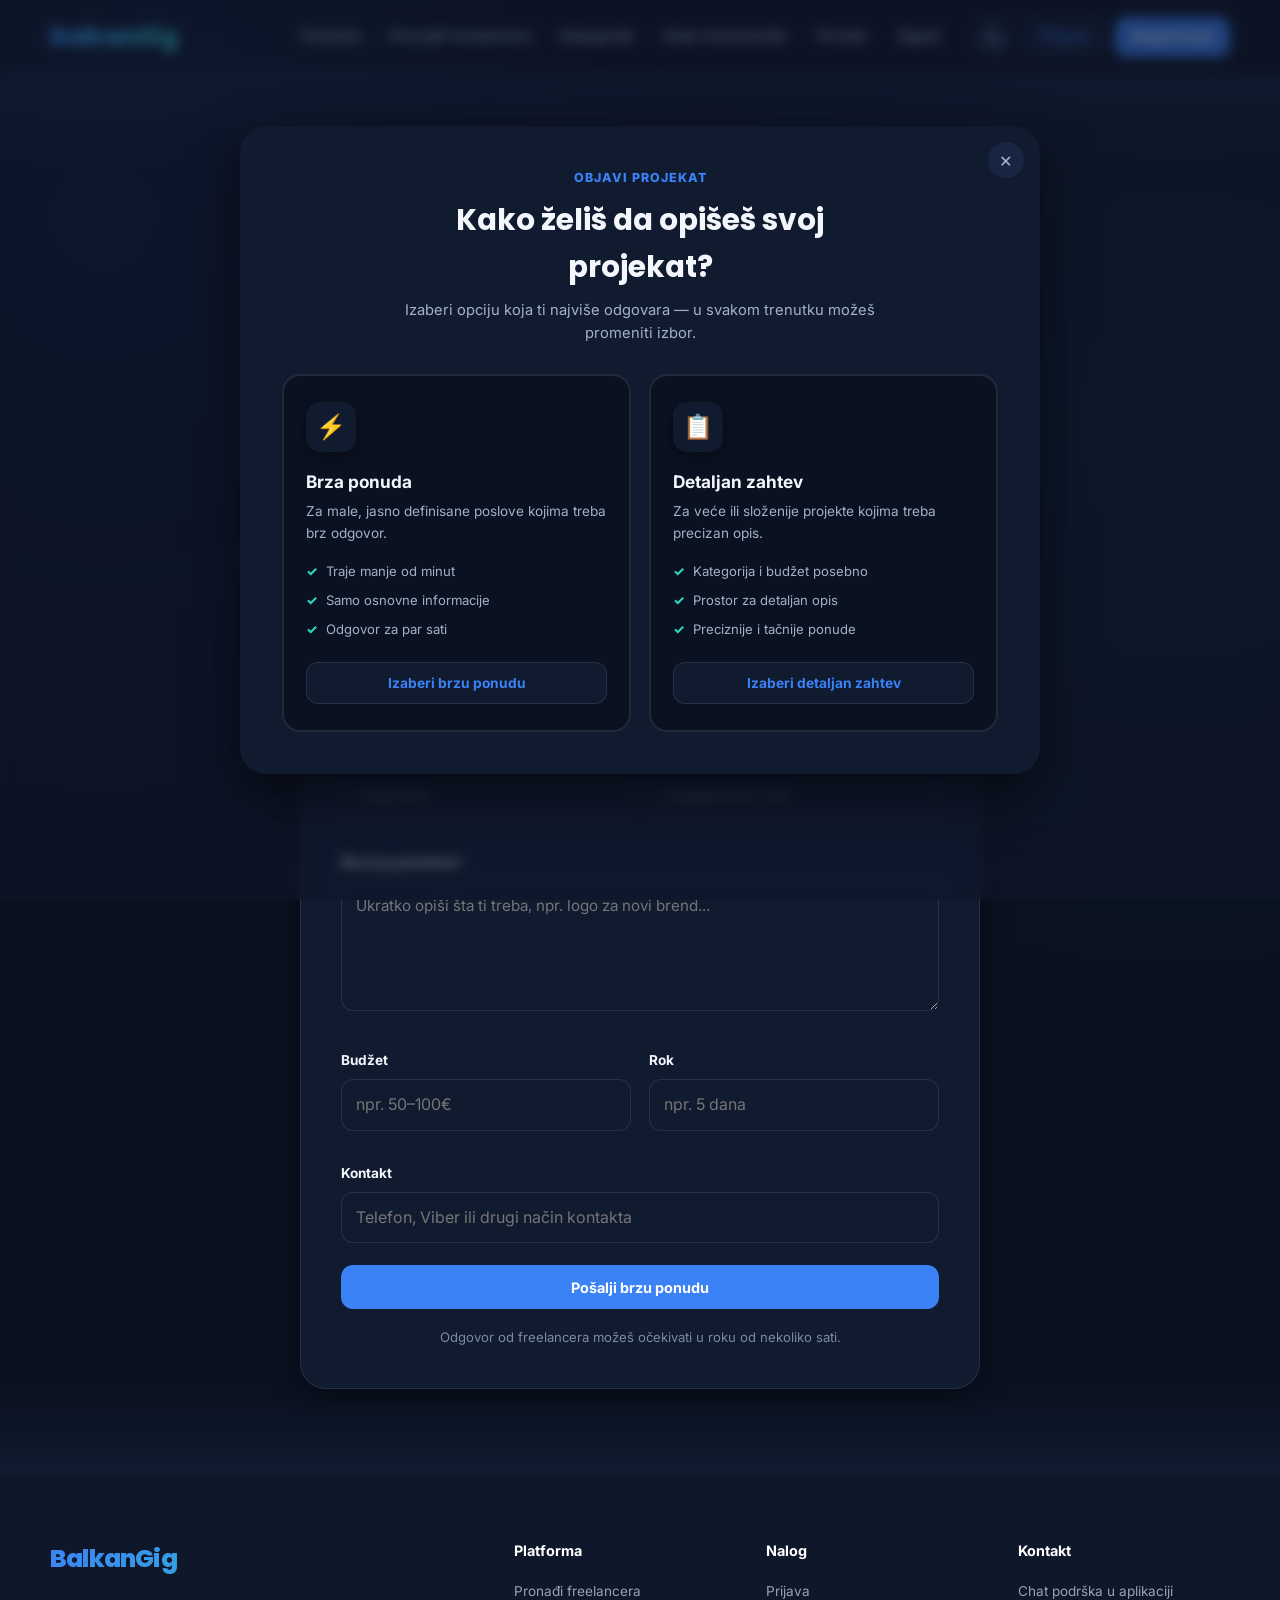
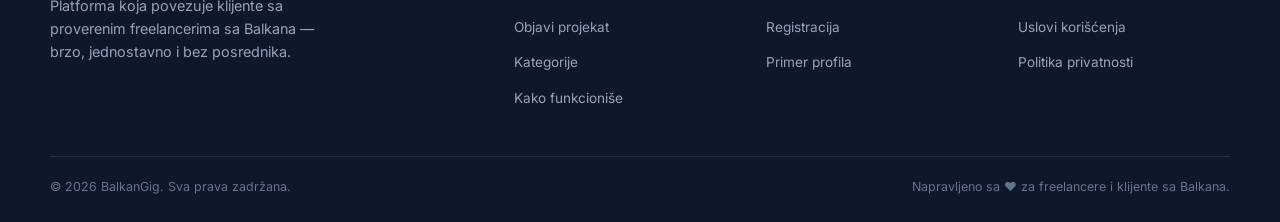
<file: objavi-projekat.html>
<!DOCTYPE html>
<html lang="sr">
<head>
<meta charset="UTF-8">
<script>(function(){try{var t=localStorage.getItem('bg_theme');if(t==='light'){document.documentElement.setAttribute('data-theme','light');}}catch(e){}})();</script>
<meta name="viewport" content="width=device-width, initial-scale=1.0">
<link rel="icon" href="data:image/svg+xml,%3Csvg xmlns=%27http://www.w3.org/2000/svg%27 viewBox=%270 0 32 32%27%3E%3Cdefs%3E%3ClinearGradient id=%27g%27 x1=%270%27 y1=%270%27 x2=%271%27 y2=%271%27%3E%3Cstop offset=%270%27 stop-color=%27%232563eb%27/%3E%3Cstop offset=%271%27 stop-color=%27%2314b8a6%27/%3E%3C/linearGradient%3E%3C/defs%3E%3Crect width=%2732%27 height=%2732%27 rx=%278%27 fill=%27url(%23g)%27/%3E%3Ctext x=%2716%27 y=%2722%27 font-family=%27Arial,sans-serif%27 font-weight=%27800%27 font-size=%2718%27 fill=%27white%27 text-anchor=%27middle%27%3EB%3C/text%3E%3C/svg%3E">
<title>Objavi projekat | BalkanGig</title>
<link rel="preconnect" href="https://fonts.googleapis.com">
<link href="https://fonts.googleapis.com/css2?family=Inter:wght@400;500;600;700&family=Poppins:wght@500;600;700&display=swap" rel="stylesheet">
<link rel="stylesheet" href="style.css">
</head>
<body>

<div class="bg-mist-layer"><span></span><span></span></div>

<header class="site-header">
  <div class="container nav">
    <a href="index.html" class="brand">BalkanGig</a>
    <nav class="nav-links">
      <a href="index.html">Početna</a>
      <a href="pronadji-freelancera.html">Pronađi freelancera</a>
      <a href="index.html#kategorije">Kategorije</a>
      <a href="index.html#kako-funkcionise">Kako funkcioniše</a>
          <a href="poruke.html">Poruke</a>
          <a href="oglasi.html">Oglasi</a>
    </nav>
    <div class="nav-actions">
        <button type="button" class="theme-toggle" aria-label="Promeni temu" aria-pressed="false">
          <svg class="icon-sun" viewBox="0 0 24 24" fill="none" stroke="currentColor" stroke-width="2" stroke-linecap="round" stroke-linejoin="round"><circle cx="12" cy="12" r="4"></circle><path d="M12 2v2M12 20v2M4.93 4.93l1.41 1.41M17.66 17.66l1.41 1.41M2 12h2M20 12h2M4.93 19.07l1.41-1.41M17.66 6.34l1.41-1.41"></path></svg>
          <svg class="icon-moon" viewBox="0 0 24 24" fill="none" stroke="currentColor" stroke-width="2" stroke-linecap="round" stroke-linejoin="round"><path d="M21 12.79A9 9 0 1 1 11.21 3 7 7 0 0 0 21 12.79z"></path></svg>
        </button>
      <a href="prijava.html" class="btn btn-outline btn-sm">Prijava</a>
      <a href="registracija.html" class="btn btn-primary btn-sm">Registracija</a>
    </div>
    <button class="hamburger" id="hamburgerBtn" aria-label="Otvori meni">
      <span></span><span></span><span></span>
    </button>
  </div>
</header>

<div class="mobile-nav" id="mobileNav">
  <div class="mobile-nav-top">
    <a href="index.html" class="brand">BalkanGig</a>
    <button type="button" class="theme-toggle" aria-label="Promeni temu" aria-pressed="false">
          <svg class="icon-sun" viewBox="0 0 24 24" fill="none" stroke="currentColor" stroke-width="2" stroke-linecap="round" stroke-linejoin="round"><circle cx="12" cy="12" r="4"></circle><path d="M12 2v2M12 20v2M4.93 4.93l1.41 1.41M17.66 17.66l1.41 1.41M2 12h2M20 12h2M4.93 19.07l1.41-1.41M17.66 6.34l1.41-1.41"></path></svg>
          <svg class="icon-moon" viewBox="0 0 24 24" fill="none" stroke="currentColor" stroke-width="2" stroke-linecap="round" stroke-linejoin="round"><path d="M21 12.79A9 9 0 1 1 11.21 3 7 7 0 0 0 21 12.79z"></path></svg>
        </button>
    <button class="mobile-nav-close" id="mobileNavClose" aria-label="Zatvori meni">&times;</button>
  </div>
  <a href="index.html">Početna</a>
  <a href="pronadji-freelancera.html">Pronađi freelancera</a>
  <a href="index.html#kategorije">Kategorije</a>
  <a href="index.html#kako-funkcionise">Kako funkcioniše</a>
  <a href="poruke.html">Poruke</a>
  <a href="oglasi.html">Oglasi</a>

  <div class="nav-actions">
    <a href="prijava.html" class="btn btn-outline">Prijava</a>
    <a href="registracija.html" class="btn btn-primary">Registracija</a>
  </div>
</div>

<section class="section project-section">
  <div class="container">
    <div class="forms-page-head">
      <span class="kicker">Za klijente</span>
      <h2>Objavi projekat i dobij ponude freelancera</h2>
      <p>Izaberi kraću ili detaljniju formu — obe stižu direktno do naših freelancera u odgovarajućoj kategoriji.</p>
    </div>

    <div class="forms-tabs">
      <button class="active" data-target="panelBrza">⚡ Brza ponuda</button>
      <button data-target="panelDetaljno">📋 Detaljan zahtev</button>
    </div>
    <div class="forms-tabs-note">
      <button type="button" id="reopenChoiceBtn">Nisi siguran/na šta ti treba? Pomozi mi da izaberem</button>
    </div>

    <!-- Prikazuje se samo ulogovanim freelancerima — oni ne objavljuju šta im treba, već se javljaju na oglase -->
    <div class="form-card" id="freelancerBlockNotice" style="display:none; text-align:center;">
      <div class="form-icon-badge">🔒</div>
      <h3 style="margin-bottom:6px;">Ova opcija je samo za klijente</h3>
      <p style="margin-bottom:20px;">Tvoj nalog je registrovan kao freelancer, pa ne možeš da objaviš šta ti treba. Umesto toga, pregledaj otvorene oglase i javi se na poslove koji ti odgovaraju.</p>
      <a href="oglasi.html" class="btn btn-primary">Pogledaj oglase</a>
    </div>

    <!-- BRZA PONUDA -->
    <div class="form-panel active" id="panelBrza">
      <div class="form-card">
        <div class="form-success">✅ Hvala! Tvoj upit je poslat — freelanceri će ti se javiti uskoro.</div>
        <div class="form-icon-badge">⚡</div>
        <h3 style="margin-bottom:6px;">Brza ponuda</h3>
        <p style="margin-bottom:24px;">Za jednostavne projekte kojima je potreban brz odgovor.</p>
        <form data-validate id="brzaForm">
          <div class="form-grid">
            <div class="field">
              <label for="bp-ime">Ime</label>
              <input type="text" id="bp-ime" placeholder="Tvoje ime" required>
            </div>
            <div class="field">
              <label for="bp-email">Email</label>
              <input type="email" id="bp-email" placeholder="ime@primer.com" required>
            </div>
            <div class="field full">
              <label for="bp-potreba">Šta ti je potrebno?</label>
              <textarea id="bp-potreba" placeholder="Ukratko opiši šta ti treba, npr. logo za novi brend..." required></textarea>
            </div>
            <div class="field">
              <label for="bp-budzet">Budžet</label>
              <input type="text" id="bp-budzet" placeholder="npr. 50–100€" required>
            </div>
            <div class="field">
              <label for="bp-rok">Rok</label>
              <input type="text" id="bp-rok" placeholder="npr. 5 dana" required>
            </div>
            <div class="field full">
              <label for="bp-kontakt">Kontakt</label>
              <input type="text" id="bp-kontakt" placeholder="Telefon, Viber ili drugi način kontakta" required>
            </div>
          </div>
          <button type="submit" class="btn btn-primary btn-block">Pošalji brzu ponudu</button>
          <p class="form-note">Odgovor od freelancera možeš očekivati u roku od nekoliko sati.</p>
        </form>
      </div>
    </div>

    <!-- DETALJAN ZAHTEV -->
    <div class="form-panel" id="panelDetaljno">
      <div class="form-card">
        <div class="form-success">✅ Hvala! Detaljan zahtev je poslat freelancerima u odabranoj kategoriji.</div>
        <div class="form-icon-badge">📋</div>
        <h3 style="margin-bottom:6px;">Detaljan zahtev</h3>
        <p style="margin-bottom:24px;">Za veće ili složenije projekte kojima je potreban precizan opis.</p>
        <form data-validate id="detaljnoForm">
          <div class="form-grid">
            <div class="field">
              <label for="dz-ime">Ime i prezime</label>
              <input type="text" id="dz-ime" placeholder="npr. Marija Jovanović" required>
            </div>
            <div class="field">
              <label for="dz-email">Email</label>
              <input type="email" id="dz-email" placeholder="ime@primer.com" required>
            </div>
            <div class="field">
              <label for="dz-naziv">Naziv projekta</label>
              <input type="text" id="dz-naziv" placeholder="npr. Izrada web sajta za firmu" required>
            </div>
            <div class="field">
              <label for="dz-kategorija">Kategorija</label>
              <select id="dz-kategorija" required>
                <option value="">Izaberi kategoriju</option>
                <option>Grafički dizajn</option>
                <option>Video editing</option>
                <option>Web development i web dizajn</option>
                <option>Social media management</option>
                <option>Pisanje i prevođenje</option>
                <option>Digitalni marketing</option>
                <option>Audio i voice-over</option>
                <option>Fotografija</option>
              </select>
            </div>
            <div class="field full">
              <label for="dz-opis">Detaljan opis</label>
              <textarea id="dz-opis" placeholder="Opiši cilj projekta, obim posla, stil koji ti se dopada i sve drugo što freelancer treba da zna..." required></textarea>
            </div>
            <div class="field">
              <label for="dz-budzet">Budžet</label>
              <input type="text" id="dz-budzet" placeholder="npr. 200–400€" required>
            </div>
            <div class="field">
              <label for="dz-rok">Rok</label>
              <input type="text" id="dz-rok" placeholder="npr. 3 nedelje" required>
            </div>
            <div class="field full">
              <label for="dz-link">Link ka materijalima <span class="opt">(opciono)</span></label>
              <input type="url" id="dz-link" placeholder="Google Drive, Figma, Behance...">
            </div>
            <div class="field full">
              <label for="dz-kontakt">Način kontakta</label>
              <select id="dz-kontakt" required>
                <option value="">Izaberi način kontakta</option>
                <option>Email</option>
                <option>Telefon</option>
                <option>Viber</option>
                <option>WhatsApp</option>
              </select>
            </div>
          </div>
          <button type="submit" class="btn btn-primary btn-block">Pošalji detaljan zahtev</button>
          <p class="form-note">Prosečno vreme do prve ponude freelancera je oko 24 sata.</p>
        </form>
      </div>
    </div>
  </div>
</section>

<!-- POP-UP: izbor tipa objave -->
<div class="choice-modal-backdrop" id="choiceModalBackdrop">
  <div class="choice-modal" role="dialog" aria-modal="true" aria-labelledby="choiceModalTitle">
    <button class="choice-modal-close" id="choiceModalClose" aria-label="Zatvori">&times;</button>
    <div class="choice-modal-head">
      <span class="kicker">Objavi projekat</span>
      <h2 id="choiceModalTitle">Kako želiš da opišeš svoj projekat?</h2>
      <p>Izaberi opciju koja ti najviše odgovara — u svakom trenutku možeš promeniti izbor.</p>
    </div>
    <div class="choice-grid">
      <button type="button" class="choice-card" data-choice="panelBrza">
        <span class="choice-card-icon">⚡</span>
        <h3>Brza ponuda</h3>
        <p>Za male, jasno definisane poslove kojima treba brz odgovor.</p>
        <ul>
          <li>Traje manje od minut</li>
          <li>Samo osnovne informacije</li>
          <li>Odgovor za par sati</li>
        </ul>
        <span class="choice-card-btn">Izaberi brzu ponudu</span>
      </button>
      <button type="button" class="choice-card" data-choice="panelDetaljno">
        <span class="choice-card-icon">📋</span>
        <h3>Detaljan zahtev</h3>
        <p>Za veće ili složenije projekte kojima treba precizan opis.</p>
        <ul>
          <li>Kategorija i budžet posebno</li>
          <li>Prostor za detaljan opis</li>
          <li>Preciznije i tačnije ponude</li>
        </ul>
        <span class="choice-card-btn">Izaberi detaljan zahtev</span>
      </button>
    </div>
  </div>
</div>

<footer class="site-footer">
  <div class="container">
    <div class="footer-grid">
      <div class="footer-brand">
        <a href="index.html" class="brand">BalkanGig</a>
        <p>Platforma koja povezuje klijente sa proverenim freelancerima sa Balkana — brzo, jednostavno i bez posrednika.</p>
      </div>
      <div class="footer-col">
        <h4>Platforma</h4>
        <ul>
          <li><a href="pronadji-freelancera.html">Pronađi freelancera</a></li>
          <li><a href="objavi-projekat.html">Objavi projekat</a></li>
          <li><a href="index.html#kategorije">Kategorije</a></li>
          <li><a href="index.html#kako-funkcionise">Kako funkcioniše</a></li>
        </ul>
      </div>
      <div class="footer-col">
        <h4>Nalog</h4>
        <ul>
          <li><a href="prijava.html">Prijava</a></li>
          <li><a href="registracija.html">Registracija</a></li>
          <li><a href="profil-freelancera.html">Primer profila</a></li>
        </ul>
      </div>
      <div class="footer-col">
        <h4>Kontakt</h4>
        <ul>
          <li><a href="poruke.html">Chat podrška u aplikaciji</a></li>
          <li><a href="uslovi-koriscenja.html">Uslovi korišćenja</a></li>
          <li><a href="politika-privatnosti.html">Politika privatnosti</a></li>
        </ul>
      </div>
    </div>
    <div class="footer-bottom">
      <span>© 2026 BalkanGig. Sva prava zadržana.</span>
      <span>Napravljeno sa ❤ za freelancere i klijente sa Balkana.</span>
    </div>
  </div>
</footer>

<script type="module" src="supabase-client.js"></script>
<script src="script.js"></script>
</body>
</html>
</file>
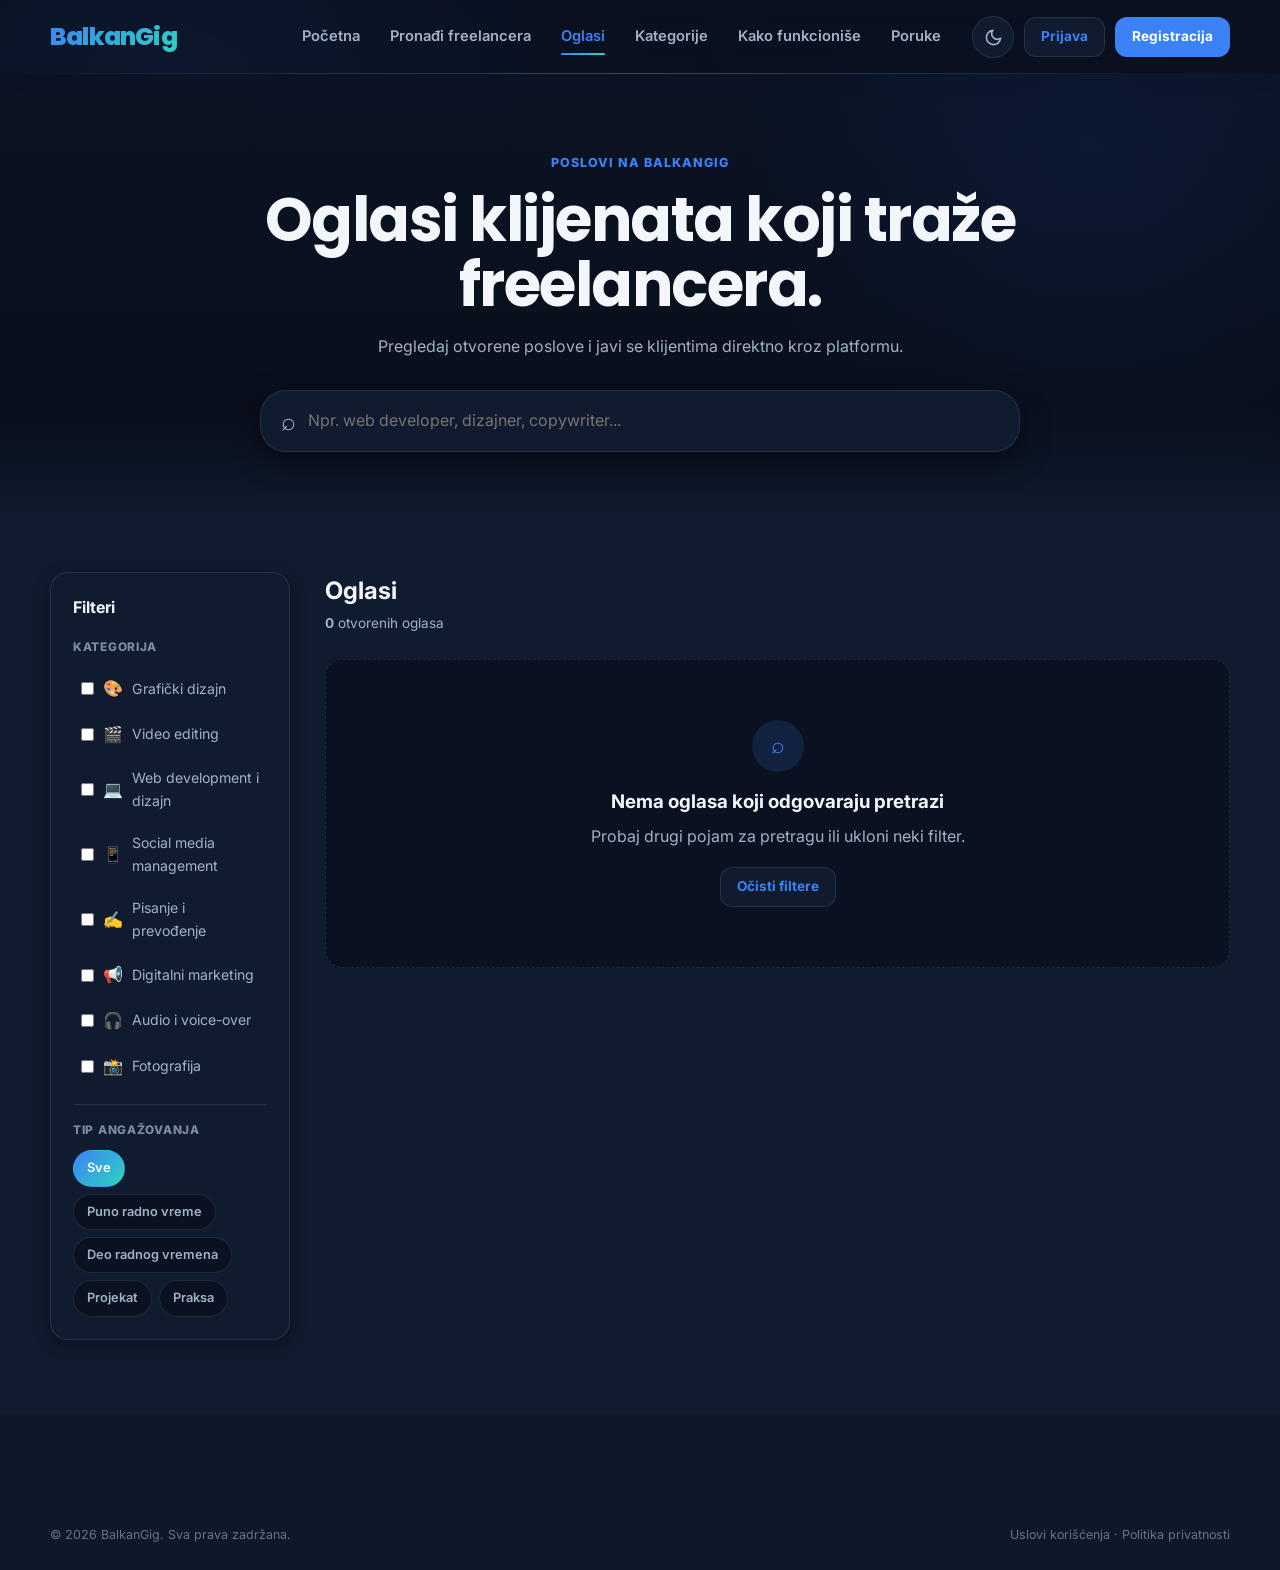
<file: oglasi.html>
<!DOCTYPE html>
<html lang="sr">
<head>
<meta charset="UTF-8">
<script>(function(){try{var t=localStorage.getItem('bg_theme');if(t==='light'){document.documentElement.setAttribute('data-theme','light');}}catch(e){}})();</script>
<meta name="viewport" content="width=device-width, initial-scale=1.0">
<link rel="icon" href="data:image/svg+xml,%3Csvg xmlns=%27http://www.w3.org/2000/svg%27 viewBox=%270 0 32 32%27%3E%3Cdefs%3E%3ClinearGradient id=%27g%27 x1=%270%27 y1=%270%27 x2=%271%27 y2=%271%27%3E%3Cstop offset=%270%27 stop-color=%27%232563eb%27/%3E%3Cstop offset=%271%27 stop-color=%27%2314b8a6%27/%3E%3C/linearGradient%3E%3C/defs%3E%3Crect width=%2732%27 height=%2732%27 rx=%278%27 fill=%27url(%23g)%27/%3E%3Ctext x=%2716%27 y=%2722%27 font-family=%27Arial,sans-serif%27 font-weight=%27800%27 font-size=%2718%27 fill=%27white%27 text-anchor=%27middle%27%3EB%3C/text%3E%3C/svg%3E">
<title>Oglasi | BalkanGig</title>
<link rel="preconnect" href="https://fonts.googleapis.com">
<link href="https://fonts.googleapis.com/css2?family=Inter:wght@400;500;600;700&family=Poppins:wght@500;600;700&display=swap" rel="stylesheet">
<link rel="stylesheet" href="style.css">
</head>
<body>

<div class="bg-mist-layer"><span></span><span></span></div>

<header class="site-header">
  <div class="container nav">
    <a href="index.html" class="brand">BalkanGig</a>
    <nav class="nav-links">
      <a href="index.html">Početna</a>
      <a href="pronadji-freelancera.html">Pronađi freelancera</a>
      <a href="oglasi.html" class="active">Oglasi</a>
      <a href="index.html#kategorije">Kategorije</a>
      <a href="index.html#kako-funkcionise">Kako funkcioniše</a>
      <a href="poruke.html">Poruke</a>
    </nav>
    <div class="nav-actions">
        <button type="button" class="theme-toggle" aria-label="Promeni temu" aria-pressed="false">
          <svg class="icon-sun" viewBox="0 0 24 24" fill="none" stroke="currentColor" stroke-width="2" stroke-linecap="round" stroke-linejoin="round"><circle cx="12" cy="12" r="4"></circle><path d="M12 2v2M12 20v2M4.93 4.93l1.41 1.41M17.66 17.66l1.41 1.41M2 12h2M20 12h2M4.93 19.07l1.41-1.41M17.66 6.34l1.41-1.41"></path></svg>
          <svg class="icon-moon" viewBox="0 0 24 24" fill="none" stroke="currentColor" stroke-width="2" stroke-linecap="round" stroke-linejoin="round"><path d="M21 12.79A9 9 0 1 1 11.21 3 7 7 0 0 0 21 12.79z"></path></svg>
        </button>
      <a href="prijava.html" class="btn btn-outline btn-sm">Prijava</a>
      <a href="registracija.html" class="btn btn-primary btn-sm">Registracija</a>
    </div>
    <button class="hamburger" id="hamburgerBtn" aria-label="Otvori meni">
      <span></span><span></span><span></span>
    </button>
  </div>
</header>

<div class="mobile-nav" id="mobileNav">
  <div class="mobile-nav-top">
    <a href="index.html" class="brand">BalkanGig</a>
    <button type="button" class="theme-toggle" aria-label="Promeni temu" aria-pressed="false">
          <svg class="icon-sun" viewBox="0 0 24 24" fill="none" stroke="currentColor" stroke-width="2" stroke-linecap="round" stroke-linejoin="round"><circle cx="12" cy="12" r="4"></circle><path d="M12 2v2M12 20v2M4.93 4.93l1.41 1.41M17.66 17.66l1.41 1.41M2 12h2M20 12h2M4.93 19.07l1.41-1.41M17.66 6.34l1.41-1.41"></path></svg>
          <svg class="icon-moon" viewBox="0 0 24 24" fill="none" stroke="currentColor" stroke-width="2" stroke-linecap="round" stroke-linejoin="round"><path d="M21 12.79A9 9 0 1 1 11.21 3 7 7 0 0 0 21 12.79z"></path></svg>
        </button>
    <button class="mobile-nav-close" id="mobileNavClose" aria-label="Zatvori meni">&times;</button>
  </div>
  <a href="index.html">Početna</a>
  <a href="pronadji-freelancera.html">Pronađi freelancera</a>
  <a href="oglasi.html">Oglasi</a>
  <a href="index.html#kategorije">Kategorije</a>
  <a href="index.html#kako-funkcionise">Kako funkcioniše</a>
  <a href="poruke.html">Poruke</a>
  <div class="nav-actions">
    <a href="prijava.html" class="btn btn-outline">Prijava</a>
    <a href="registracija.html" class="btn btn-primary">Registracija</a>
  </div>
</div>

<!-- HERO -->
<section class="freelancer-hero">
  <div class="container">
    <span class="kicker">Poslovi na BalkanGig</span>
    <h1>Oglasi klijenata koji traže freelancera.</h1>
    <p>Pregledaj otvorene poslove i javi se klijentima direktno kroz platformu.</p>
    <div class="big-search">
      <span class="search-icon">⌕</span>
      <input type="text" id="oglasiSearch" placeholder="Npr. web developer, dizajner, copywriter...">
    </div>
  </div>
</section>

<!-- LISTING -->
<section class="freelancer-listing">
  <div class="container">
    <div class="listing-layout">

      <aside class="filters">
        <div class="filter-header">
          <h3>Filteri</h3>
          <button type="button" id="oglasiClearBtn" class="filters-clear" hidden>Očisti</button>
        </div>
        <form id="oglasiFiltersForm">
          <div class="filter-group">
            <div class="filter-group-title">Kategorija</div>
            <div class="filter-options" id="oglasiCategoryOptions"></div>
          </div>
          <div class="filter-group">
            <div class="filter-group-title">Tip angažovanja</div>
            <div class="filter-pills" id="oglasiTypePills" data-group-wrap="tip"></div>
          </div>
        </form>
      </aside>

      <main class="freelancer-results">
        <div class="results-header">
          <div>
            <h2>Oglasi</h2>
            <p><strong id="oglasiCount">0</strong> otvorenih oglasa</p>
          </div>
        </div>

        <div class="freelancer-grid listing-grid" id="oglasiGrid"></div>

        <div class="empty-state" id="oglasiEmptyState">
          <div class="empty-icon">⌕</div>
          <h3>Nema oglasa koji odgovaraju pretrazi</h3>
          <p>Probaj drugi pojam za pretragu ili ukloni neki filter.</p>
          <button type="button" id="oglasiEmptyResetBtn" class="btn btn-outline btn-sm">Očisti filtere</button>
        </div>
      </main>

    </div>
  </div>
</section>

<!-- MODAL: Prijava na oglas -->
<div class="choice-modal-backdrop pay-modal" id="applyModalBackdrop">
  <div class="choice-modal" role="dialog" aria-modal="true" aria-labelledby="applyModalTitle" style="max-width:480px;">
    <button class="choice-modal-close" id="applyModalClose" aria-label="Zatvori">&times;</button>
    <div class="choice-modal-head">
      <span class="kicker">Prijava na oglas</span>
      <h2 id="applyModalTitle">Prijavi se</h2>
    </div>
    <div id="applyModalBody"></div>
  </div>
</div>

<footer class="site-footer">
  <div class="container">
    <div class="footer-bottom" style="border:none; padding-top:0;">
      <span>© 2026 BalkanGig. Sva prava zadržana.</span>
      <span><a href="uslovi-koriscenja.html" style="color:inherit;">Uslovi korišćenja</a> · <a href="politika-privatnosti.html" style="color:inherit;">Politika privatnosti</a></span>
    </div>
  </div>
</footer>

<script type="module" src="supabase-client.js"></script>
<script src="script.js"></script>
<script src="oglasi.js"></script>
</body>
</html>
</file>
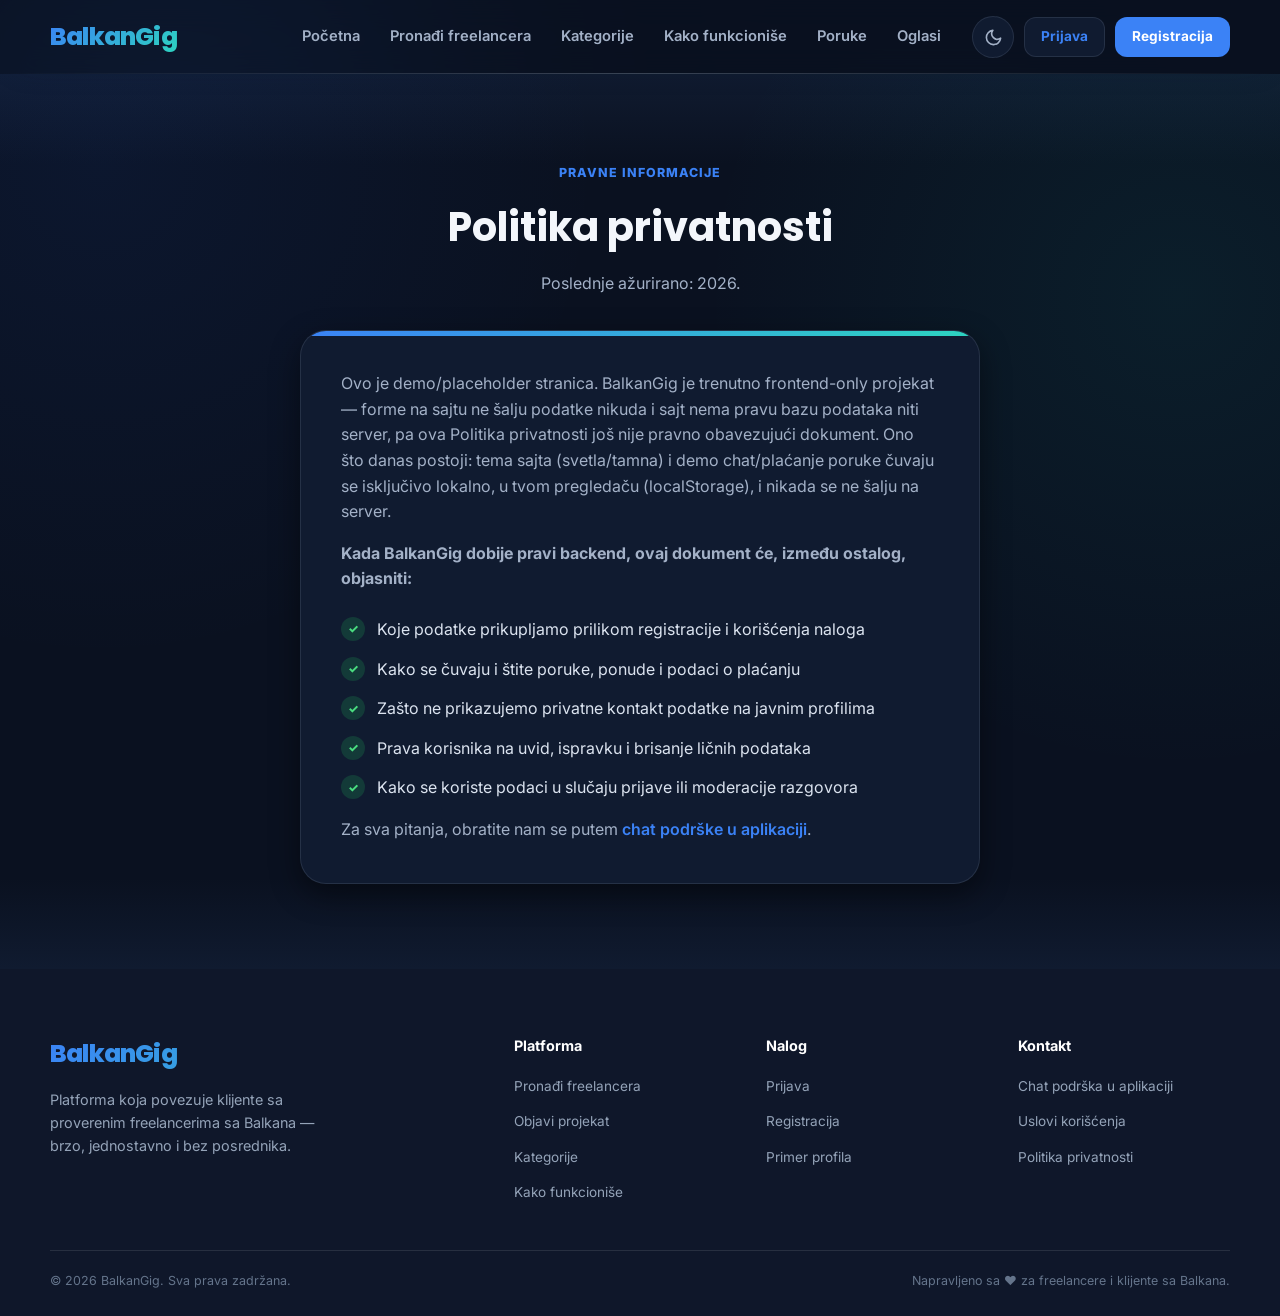
<file: politika-privatnosti.html>
<!DOCTYPE html>
<html lang="sr">
<head>
<meta charset="UTF-8">
<script>(function(){try{var t=localStorage.getItem('bg_theme');if(t==='light'){document.documentElement.setAttribute('data-theme','light');}}catch(e){}})();</script>
<meta name="viewport" content="width=device-width, initial-scale=1.0">
<link rel="icon" href="data:image/svg+xml,%3Csvg xmlns=%27http://www.w3.org/2000/svg%27 viewBox=%270 0 32 32%27%3E%3Cdefs%3E%3ClinearGradient id=%27g%27 x1=%270%27 y1=%270%27 x2=%271%27 y2=%271%27%3E%3Cstop offset=%270%27 stop-color=%27%232563eb%27/%3E%3Cstop offset=%271%27 stop-color=%27%2314b8a6%27/%3E%3C/linearGradient%3E%3C/defs%3E%3Crect width=%2732%27 height=%2732%27 rx=%278%27 fill=%27url(%23g)%27/%3E%3Ctext x=%2716%27 y=%2722%27 font-family=%27Arial,sans-serif%27 font-weight=%27800%27 font-size=%2718%27 fill=%27white%27 text-anchor=%27middle%27%3EB%3C/text%3E%3C/svg%3E">
<title>Politika privatnosti | BalkanGig</title>
<link rel="preconnect" href="https://fonts.googleapis.com">
<link href="https://fonts.googleapis.com/css2?family=Inter:wght@400;500;600;700&family=Poppins:wght@500;600;700&display=swap" rel="stylesheet">
<link rel="stylesheet" href="style.css">
</head>
<body>

<div class="bg-mist-layer"><span></span><span></span></div>

<header class="site-header">
  <div class="container nav">
    <a href="index.html" class="brand">BalkanGig</a>
    <nav class="nav-links">
      <a href="index.html">Početna</a>
      <a href="pronadji-freelancera.html">Pronađi freelancera</a>
      <a href="index.html#kategorije">Kategorije</a>
      <a href="index.html#kako-funkcionise">Kako funkcioniše</a>
          <a href="poruke.html">Poruke</a>
          <a href="oglasi.html">Oglasi</a>
    </nav>
    <div class="nav-actions">
        <button type="button" class="theme-toggle" aria-label="Promeni temu" aria-pressed="false">
          <svg class="icon-sun" viewBox="0 0 24 24" fill="none" stroke="currentColor" stroke-width="2" stroke-linecap="round" stroke-linejoin="round"><circle cx="12" cy="12" r="4"></circle><path d="M12 2v2M12 20v2M4.93 4.93l1.41 1.41M17.66 17.66l1.41 1.41M2 12h2M20 12h2M4.93 19.07l1.41-1.41M17.66 6.34l1.41-1.41"></path></svg>
          <svg class="icon-moon" viewBox="0 0 24 24" fill="none" stroke="currentColor" stroke-width="2" stroke-linecap="round" stroke-linejoin="round"><path d="M21 12.79A9 9 0 1 1 11.21 3 7 7 0 0 0 21 12.79z"></path></svg>
        </button>
      <a href="prijava.html" class="btn btn-outline btn-sm">Prijava</a>
      <a href="registracija.html" class="btn btn-primary btn-sm">Registracija</a>
    </div>
    <button class="hamburger" id="hamburgerBtn" aria-label="Otvori meni">
      <span></span><span></span><span></span>
    </button>
  </div>
</header>

<div class="mobile-nav" id="mobileNav">
  <div class="mobile-nav-top">
    <a href="index.html" class="brand">BalkanGig</a>
    <button type="button" class="theme-toggle" aria-label="Promeni temu" aria-pressed="false">
          <svg class="icon-sun" viewBox="0 0 24 24" fill="none" stroke="currentColor" stroke-width="2" stroke-linecap="round" stroke-linejoin="round"><circle cx="12" cy="12" r="4"></circle><path d="M12 2v2M12 20v2M4.93 4.93l1.41 1.41M17.66 17.66l1.41 1.41M2 12h2M20 12h2M4.93 19.07l1.41-1.41M17.66 6.34l1.41-1.41"></path></svg>
          <svg class="icon-moon" viewBox="0 0 24 24" fill="none" stroke="currentColor" stroke-width="2" stroke-linecap="round" stroke-linejoin="round"><path d="M21 12.79A9 9 0 1 1 11.21 3 7 7 0 0 0 21 12.79z"></path></svg>
        </button>
    <button class="mobile-nav-close" id="mobileNavClose" aria-label="Zatvori meni">&times;</button>
  </div>
  <a href="index.html">Početna</a>
  <a href="pronadji-freelancera.html">Pronađi freelancera</a>
  <a href="index.html#kategorije">Kategorije</a>
  <a href="index.html#kako-funkcionise">Kako funkcioniše</a>
  <a href="poruke.html">Poruke</a>
  <a href="oglasi.html">Oglasi</a>

  <div class="nav-actions">
    <a href="prijava.html" class="btn btn-outline">Prijava</a>
    <a href="registracija.html" class="btn btn-primary">Registracija</a>
  </div>
</div>

<section class="section project-section">
  <div class="container">
    <div class="forms-page-head">
      <span class="kicker">Pravne informacije</span>
      <h2>Politika privatnosti</h2>
      <p>Poslednje ažurirano: 2026.</p>
    </div>

    <div class="form-card" style="text-align:left;">
      <p style="margin-bottom:16px;">Ovo je demo/placeholder stranica. BalkanGig je trenutno frontend-only projekat — forme na sajtu ne šalju podatke nikuda i sajt nema pravu bazu podataka niti server, pa ova Politika privatnosti još nije pravno obavezujući dokument. Ono što danas postoji: tema sajta (svetla/tamna) i demo chat/plaćanje poruke čuvaju se isključivo lokalno, u tvom pregledaču (localStorage), i nikada se ne šalju na server.</p>
      <p style="margin-bottom:16px;"><strong>Kada BalkanGig dobije pravi backend, ovaj dokument će, između ostalog, objasniti:</strong></p>
      <ul class="split-list" style="margin-bottom:16px;">
        <li><span>Koje podatke prikupljamo prilikom registracije i korišćenja naloga</span></li>
        <li><span>Kako se čuvaju i štite poruke, ponude i podaci o plaćanju</span></li>
        <li><span>Zašto ne prikazujemo privatne kontakt podatke na javnim profilima</span></li>
        <li><span>Prava korisnika na uvid, ispravku i brisanje ličnih podataka</span></li>
        <li><span>Kako se koriste podaci u slučaju prijave ili moderacije razgovora</span></li>
      </ul>
      <p>Za sva pitanja, obratite nam se putem <a href="poruke.html" style="color:var(--primary); font-weight:600;">chat podrške u aplikaciji</a>.</p>
    </div>
  </div>
</section>

<footer class="site-footer">
  <div class="container">
    <div class="footer-grid">
      <div class="footer-brand">
        <a href="index.html" class="brand">BalkanGig</a>
        <p>Platforma koja povezuje klijente sa proverenim freelancerima sa Balkana — brzo, jednostavno i bez posrednika.</p>
      </div>
      <div class="footer-col">
        <h4>Platforma</h4>
        <ul>
          <li><a href="pronadji-freelancera.html">Pronađi freelancera</a></li>
          <li><a href="objavi-projekat.html">Objavi projekat</a></li>
          <li><a href="index.html#kategorije">Kategorije</a></li>
          <li><a href="index.html#kako-funkcionise">Kako funkcioniše</a></li>
        </ul>
      </div>
      <div class="footer-col">
        <h4>Nalog</h4>
        <ul>
          <li><a href="prijava.html">Prijava</a></li>
          <li><a href="registracija.html">Registracija</a></li>
          <li><a href="profil-freelancera.html">Primer profila</a></li>
        </ul>
      </div>
      <div class="footer-col">
        <h4>Kontakt</h4>
        <ul>
          <li><a href="poruke.html">Chat podrška u aplikaciji</a></li>
          <li><a href="uslovi-koriscenja.html">Uslovi korišćenja</a></li>
          <li><a href="politika-privatnosti.html">Politika privatnosti</a></li>
        </ul>
      </div>
    </div>
    <div class="footer-bottom">
      <span>© 2026 BalkanGig. Sva prava zadržana.</span>
      <span>Napravljeno sa ❤ za freelancere i klijente sa Balkana.</span>
    </div>
  </div>
</footer>

<script type="module" src="supabase-client.js"></script>
<script src="script.js"></script>
</body>
</html>
</file>
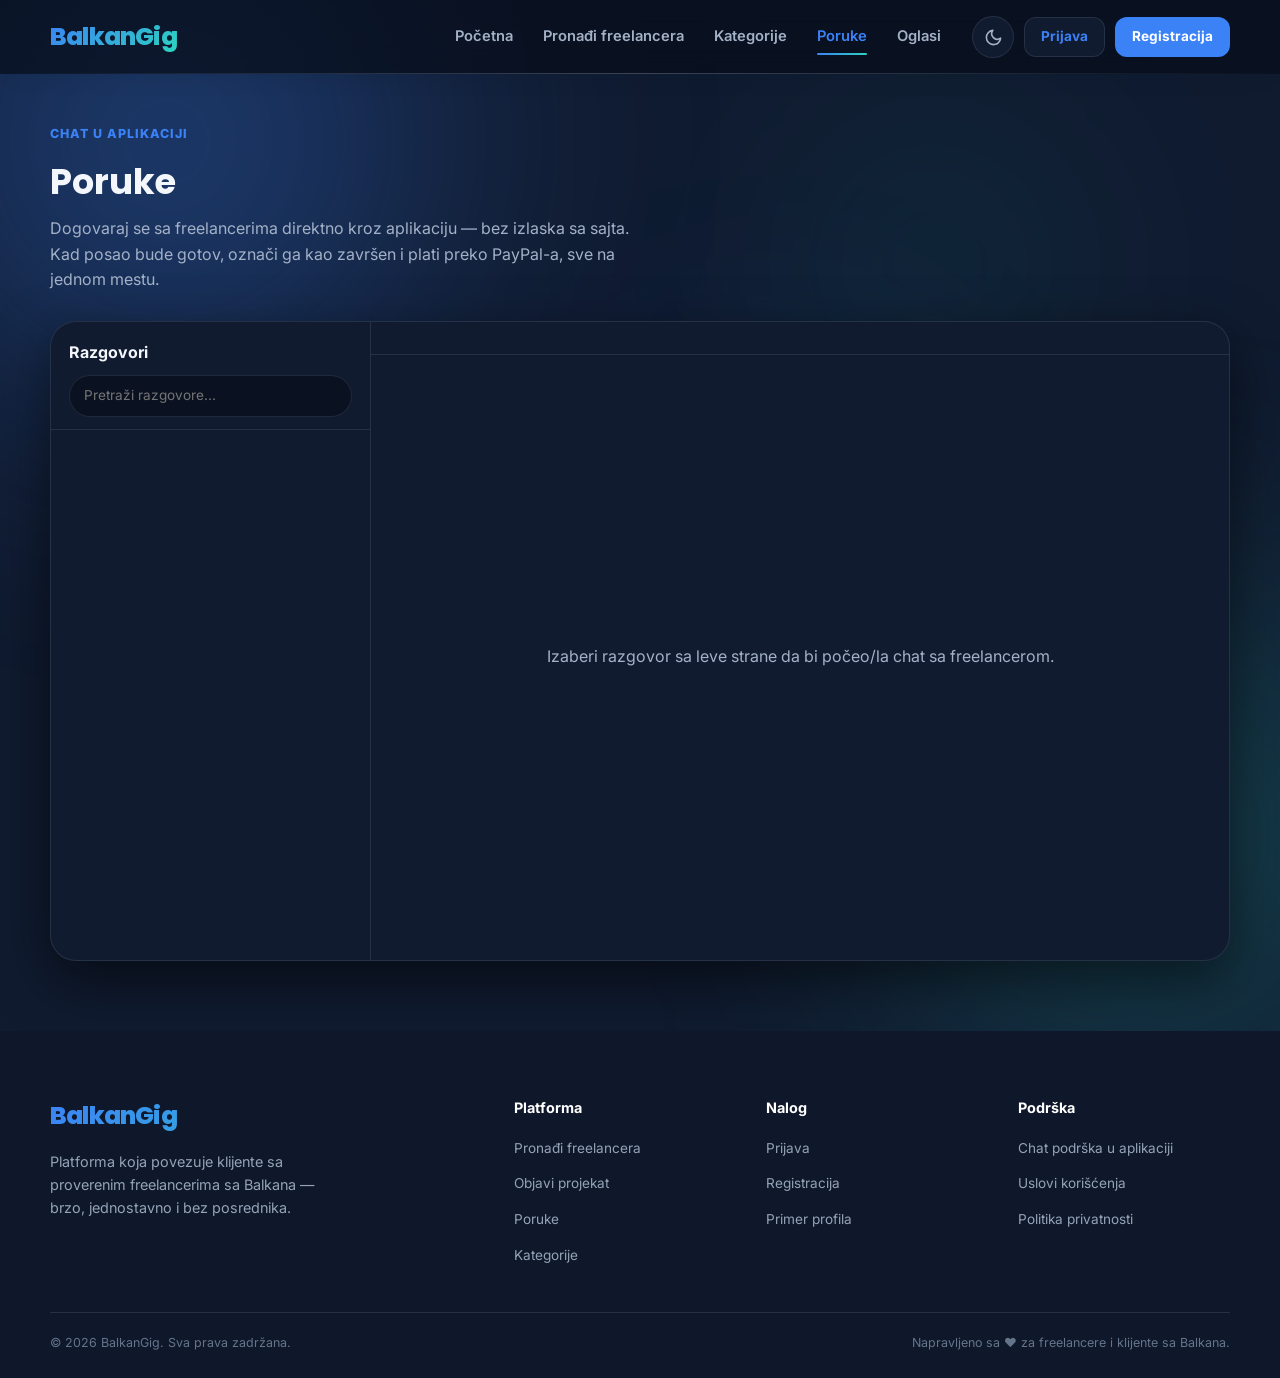
<file: poruke.html>
<!DOCTYPE html>
<html lang="sr">
<head>
<meta charset="UTF-8">
<script>(function(){try{var t=localStorage.getItem('bg_theme');if(t==='light'){document.documentElement.setAttribute('data-theme','light');}}catch(e){}})();</script>
<meta name="viewport" content="width=device-width, initial-scale=1.0">
<link rel="icon" href="data:image/svg+xml,%3Csvg xmlns=%27http://www.w3.org/2000/svg%27 viewBox=%270 0 32 32%27%3E%3Cdefs%3E%3ClinearGradient id=%27g%27 x1=%270%27 y1=%270%27 x2=%271%27 y2=%271%27%3E%3Cstop offset=%270%27 stop-color=%27%232563eb%27/%3E%3Cstop offset=%271%27 stop-color=%27%2314b8a6%27/%3E%3C/linearGradient%3E%3C/defs%3E%3Crect width=%2732%27 height=%2732%27 rx=%278%27 fill=%27url(%23g)%27/%3E%3Ctext x=%2716%27 y=%2722%27 font-family=%27Arial,sans-serif%27 font-weight=%27800%27 font-size=%2718%27 fill=%27white%27 text-anchor=%27middle%27%3EB%3C/text%3E%3C/svg%3E">
<title>Poruke | BalkanGig</title>
<link rel="preconnect" href="https://fonts.googleapis.com">
<link href="https://fonts.googleapis.com/css2?family=Inter:wght@400;500;600;700&family=Poppins:wght@500;600;700&display=swap" rel="stylesheet">
<link rel="stylesheet" href="style.css">
</head>
<body>

<div class="bg-mist-layer"><span></span><span></span></div>

<div class="chat-toast" id="chatToast" role="status" aria-live="polite"></div>

<header class="site-header">
  <div class="container nav">
    <a href="index.html" class="brand">BalkanGig</a>
    <nav class="nav-links">
      <a href="index.html">Početna</a>
      <a href="pronadji-freelancera.html">Pronađi freelancera</a>
      <a href="index.html#kategorije">Kategorije</a>
      <a href="poruke.html" class="active">Poruke</a>
      <a href="oglasi.html">Oglasi</a>
    </nav>
    <div class="nav-actions">
        <button type="button" class="theme-toggle" aria-label="Promeni temu" aria-pressed="false">
          <svg class="icon-sun" viewBox="0 0 24 24" fill="none" stroke="currentColor" stroke-width="2" stroke-linecap="round" stroke-linejoin="round"><circle cx="12" cy="12" r="4"></circle><path d="M12 2v2M12 20v2M4.93 4.93l1.41 1.41M17.66 17.66l1.41 1.41M2 12h2M20 12h2M4.93 19.07l1.41-1.41M17.66 6.34l1.41-1.41"></path></svg>
          <svg class="icon-moon" viewBox="0 0 24 24" fill="none" stroke="currentColor" stroke-width="2" stroke-linecap="round" stroke-linejoin="round"><path d="M21 12.79A9 9 0 1 1 11.21 3 7 7 0 0 0 21 12.79z"></path></svg>
        </button>
      <a href="prijava.html" class="btn btn-outline btn-sm">Prijava</a>
      <a href="registracija.html" class="btn btn-primary btn-sm">Registracija</a>
    </div>
    <button class="hamburger" id="hamburgerBtn" aria-label="Otvori meni">
      <span></span><span></span><span></span>
    </button>
  </div>
</header>

<div class="mobile-nav" id="mobileNav">
  <div class="mobile-nav-top">
    <a href="index.html" class="brand">BalkanGig</a>
    <button type="button" class="theme-toggle" aria-label="Promeni temu" aria-pressed="false">
          <svg class="icon-sun" viewBox="0 0 24 24" fill="none" stroke="currentColor" stroke-width="2" stroke-linecap="round" stroke-linejoin="round"><circle cx="12" cy="12" r="4"></circle><path d="M12 2v2M12 20v2M4.93 4.93l1.41 1.41M17.66 17.66l1.41 1.41M2 12h2M20 12h2M4.93 19.07l1.41-1.41M17.66 6.34l1.41-1.41"></path></svg>
          <svg class="icon-moon" viewBox="0 0 24 24" fill="none" stroke="currentColor" stroke-width="2" stroke-linecap="round" stroke-linejoin="round"><path d="M21 12.79A9 9 0 1 1 11.21 3 7 7 0 0 0 21 12.79z"></path></svg>
        </button>
    <button class="mobile-nav-close" id="mobileNavClose" aria-label="Zatvori meni">&times;</button>
  </div>
  <a href="index.html">Početna</a>
  <a href="pronadji-freelancera.html">Pronađi freelancera</a>
  <a href="index.html#kategorije">Kategorije</a>
  <a href="poruke.html">Poruke</a>
  <a href="oglasi.html">Oglasi</a>
  <div class="nav-actions">
    <a href="prijava.html" class="btn btn-outline">Prijava</a>
    <a href="registracija.html" class="btn btn-primary">Registracija</a>
  </div>
</div>

<section class="chat-hero">
  <div class="container">
    <span class="kicker">CHAT U APLIKACIJI</span>
    <h1>Poruke</h1>
    <p>Dogovaraj se sa freelancerima direktno kroz aplikaciju — bez izlaska sa sajta. Kad posao bude gotov, označi ga kao završen i plati preko PayPal-a, sve na jednom mestu.</p>
  </div>
</section>

<section class="chat-app">
  <div class="container">

    <div class="chat-shell" id="chatShell">

      <div class="chat-list">
        <div class="chat-list-head">
          <h2>Razgovori</h2>
          <input type="text" id="chatListSearch" class="chat-list-search" placeholder="Pretraži razgovore...">
        </div>
        <div class="chat-list-items" id="chatListItems"></div>
      </div>

      <div class="chat-window">
        <div class="chat-window-head" id="chatWindowHead"></div>

        <div class="chat-window-empty" id="chatWindowEmpty">
          Izaberi razgovor sa leve strane da bi počeo/la chat sa freelancerom.
        </div>

        <div id="chatWindowBody" style="display:none; flex:1; min-height:0; flex-direction:column;">
          <div class="chat-job-panel" id="chatJobPanel"></div>
          <div class="chat-messages" id="chatMessages"></div>
          <div class="typing-row" id="chatTypingRow" style="display:none;">
            <span class="typing-dots"><span></span><span></span><span></span></span>
            <span id="chatTypingText">kuca...</span>
          </div>
          <div class="contact-warning" id="contactWarning" role="alert" aria-live="polite"></div>
          <div class="chat-input-row" id="chatInputRow">
            <input type="file" id="chatFileInput" hidden accept="image/*,.pdf,.doc,.docx,.zip,.rar,.txt,.xlsx,.psd,.ai,.fig">
            <button type="button" class="chat-attach-btn" id="chatAttachBtn" aria-label="Pošalji fajl" title="Pošalji fajl">📎</button>
            <textarea id="chatTextarea" rows="1" placeholder="Napiši poruku..."></textarea>
            <button type="button" class="chat-send-btn" id="chatSendBtn" aria-label="Pošalji">➤</button>
          </div>
        </div>
      </div>

    </div>

  </div>
</section>

<!-- MODAL: Plaćanje preko PayPal-a -->
<div class="choice-modal-backdrop pay-modal" id="payModalBackdrop">
  <div class="choice-modal" role="dialog" aria-modal="true" aria-labelledby="payModalTitle" style="max-width:460px;">
    <button class="choice-modal-close" id="payModalClose" aria-label="Zatvori">&times;</button>
    <div class="choice-modal-head">
      <span class="kicker">Plaćanje</span>
      <h2 id="payModalTitle">Plati završeni posao</h2>
      <p>Plaćanje se obavlja preko PayPal-a, u okviru aplikacije.</p>
    </div>
    <div id="payModalBody"></div>
  </div>
</div>

<!-- MODAL: Prijava razgovora -->
<div class="choice-modal-backdrop pay-modal" id="reportModalBackdrop">
  <div class="choice-modal" role="dialog" aria-modal="true" aria-labelledby="reportModalTitle" style="max-width:460px;">
    <button class="choice-modal-close" id="reportModalClose" aria-label="Zatvori">&times;</button>
    <div class="choice-modal-head">
      <span class="kicker">Moderacija</span>
      <h2 id="reportModalTitle">Prijavi razgovor</h2>
    </div>
    <div id="reportModalBody"></div>
  </div>
</div>

<!-- MODAL: Audio/video poziv -->
<div class="choice-modal-backdrop pay-modal" id="callModalBackdrop">
  <div class="choice-modal" role="dialog" aria-modal="true" aria-labelledby="callModalTitle" style="max-width:420px;">
    <button class="choice-modal-close" id="callModalClose" aria-label="Zatvori">&times;</button>
    <div class="choice-modal-head">
      <span class="kicker">Poziv u aplikaciji</span>
      <h2 id="callModalTitle">Uskoro dostupno</h2>
    </div>
    <div id="callModalBody"></div>
  </div>
</div>

<footer class="site-footer">
  <div class="container">
    <div class="footer-grid">
      <div class="footer-brand">
        <a href="index.html" class="brand">BalkanGig</a>
        <p>Platforma koja povezuje klijente sa proverenim freelancerima sa Balkana — brzo, jednostavno i bez posrednika.</p>
      </div>
      <div class="footer-col">
        <h4>Platforma</h4>
        <ul>
          <li><a href="pronadji-freelancera.html">Pronađi freelancera</a></li>
          <li><a href="objavi-projekat.html">Objavi projekat</a></li>
          <li><a href="poruke.html">Poruke</a></li>
          <li><a href="index.html#kategorije">Kategorije</a></li>
        </ul>
      </div>
      <div class="footer-col">
        <h4>Nalog</h4>
        <ul>
          <li><a href="prijava.html">Prijava</a></li>
          <li><a href="registracija.html">Registracija</a></li>
          <li><a href="profil-freelancera.html">Primer profila</a></li>
        </ul>
      </div>
      <div class="footer-col">
        <h4>Podrška</h4>
        <ul>
          <li><a href="poruke.html">Chat podrška u aplikaciji</a></li>
          <li><a href="uslovi-koriscenja.html">Uslovi korišćenja</a></li>
          <li><a href="politika-privatnosti.html">Politika privatnosti</a></li>
        </ul>
      </div>
    </div>
    <div class="footer-bottom">
      <span>© 2026 BalkanGig. Sva prava zadržana.</span>
      <span>Napravljeno sa ❤ za freelancere i klijente sa Balkana.</span>
    </div>
  </div>
</footer>

<script type="module" src="supabase-client.js"></script>
<script src="script.js"></script>
</body>
</html>
</file>
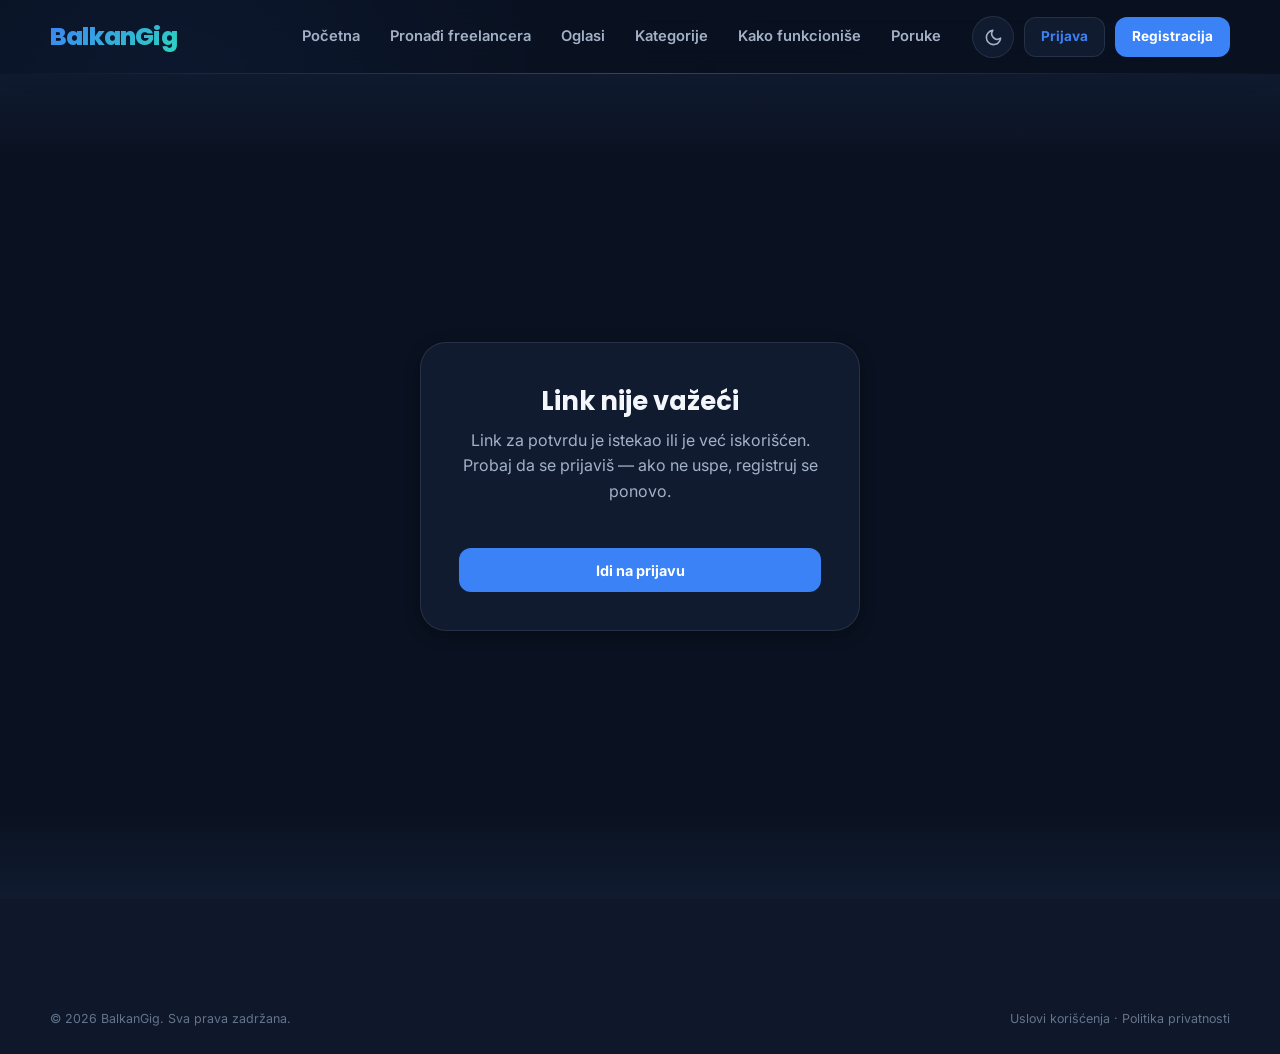
<file: potvrda-emaila.html>
<!DOCTYPE html>
<html lang="sr">
<head>
<meta charset="UTF-8">
<script>(function(){try{var t=localStorage.getItem('bg_theme');if(t==='light'){document.documentElement.setAttribute('data-theme','light');}}catch(e){}})();</script>
<meta name="viewport" content="width=device-width, initial-scale=1.0">
<link rel="icon" href="data:image/svg+xml,%3Csvg xmlns=%27http://www.w3.org/2000/svg%27 viewBox=%270 0 32 32%27%3E%3Cdefs%3E%3ClinearGradient id=%27g%27 x1=%270%27 y1=%270%27 x2=%271%27 y2=%271%27%3E%3Cstop offset=%270%27 stop-color=%27%232563eb%27/%3E%3Cstop offset=%271%27 stop-color=%27%2314b8a6%27/%3E%3C/linearGradient%3E%3C/defs%3E%3Crect width=%2732%27 height=%2732%27 rx=%278%27 fill=%27url(%23g)%27/%3E%3Ctext x=%2716%27 y=%2722%27 font-family=%27Arial,sans-serif%27 font-weight=%27800%27 font-size=%2718%27 fill=%27white%27 text-anchor=%27middle%27%3EB%3C/text%3E%3C/svg%3E">
<title>Email potvrđen | BalkanGig</title>
<link rel="preconnect" href="https://fonts.googleapis.com">
<link href="https://fonts.googleapis.com/css2?family=Inter:wght@400;500;600;700&family=Poppins:wght@500;600;700&display=swap" rel="stylesheet">
<link rel="stylesheet" href="style.css">
</head>
<body>

<div class="bg-mist-layer"><span></span><span></span></div>

<header class="site-header">
  <div class="container nav">
    <a href="index.html" class="brand">BalkanGig</a>
    <nav class="nav-links">
      <a href="index.html">Početna</a>
      <a href="pronadji-freelancera.html">Pronađi freelancera</a>
      <a href="oglasi.html">Oglasi</a>
      <a href="index.html#kategorije">Kategorije</a>
      <a href="index.html#kako-funkcionise">Kako funkcioniše</a>
      <a href="poruke.html">Poruke</a>
    </nav>
    <div class="nav-actions">
        <button type="button" class="theme-toggle" aria-label="Promeni temu" aria-pressed="false">
          <svg class="icon-sun" viewBox="0 0 24 24" fill="none" stroke="currentColor" stroke-width="2" stroke-linecap="round" stroke-linejoin="round"><circle cx="12" cy="12" r="4"></circle><path d="M12 2v2M12 20v2M4.93 4.93l1.41 1.41M17.66 17.66l1.41 1.41M2 12h2M20 12h2M4.93 19.07l1.41-1.41M17.66 6.34l1.41-1.41"></path></svg>
          <svg class="icon-moon" viewBox="0 0 24 24" fill="none" stroke="currentColor" stroke-width="2" stroke-linecap="round" stroke-linejoin="round"><path d="M21 12.79A9 9 0 1 1 11.21 3 7 7 0 0 0 21 12.79z"></path></svg>
        </button>
      <a href="prijava.html" class="btn btn-outline btn-sm">Prijava</a>
      <a href="registracija.html" class="btn btn-primary btn-sm">Registracija</a>
    </div>
    <button class="hamburger" id="hamburgerBtn" aria-label="Otvori meni">
      <span></span><span></span><span></span>
    </button>
  </div>
</header>

<div class="mobile-nav" id="mobileNav">
  <div class="mobile-nav-top">
    <a href="index.html" class="brand">BalkanGig</a>
    <button type="button" class="theme-toggle" aria-label="Promeni temu" aria-pressed="false">
          <svg class="icon-sun" viewBox="0 0 24 24" fill="none" stroke="currentColor" stroke-width="2" stroke-linecap="round" stroke-linejoin="round"><circle cx="12" cy="12" r="4"></circle><path d="M12 2v2M12 20v2M4.93 4.93l1.41 1.41M17.66 17.66l1.41 1.41M2 12h2M20 12h2M4.93 19.07l1.41-1.41M17.66 6.34l1.41-1.41"></path></svg>
          <svg class="icon-moon" viewBox="0 0 24 24" fill="none" stroke="currentColor" stroke-width="2" stroke-linecap="round" stroke-linejoin="round"><path d="M21 12.79A9 9 0 1 1 11.21 3 7 7 0 0 0 21 12.79z"></path></svg>
        </button>
    <button class="mobile-nav-close" id="mobileNavClose" aria-label="Zatvori meni">&times;</button>
  </div>
  <a href="index.html">Početna</a>
  <a href="pronadji-freelancera.html">Pronađi freelancera</a>
  <a href="oglasi.html">Oglasi</a>
  <a href="index.html#kategorije">Kategorije</a>
  <a href="index.html#kako-funkcionise">Kako funkcioniše</a>
  <a href="poruke.html">Poruke</a>
  <div class="nav-actions">
    <a href="prijava.html" class="btn btn-outline">Prijava</a>
    <a href="registracija.html" class="btn btn-primary">Registracija</a>
  </div>
</div>

<div class="auth-wrap">
  <div class="auth-card" id="confirmCard" style="text-align:center;">
    <div id="confirmLoading">
      <h1>Potvrđujemo tvoj email...</h1>
      <p class="auth-sub">Sačekaj trenutak.</p>
    </div>

    <div id="confirmSuccess" style="display:none;">
      <div class="pay-success-icon" style="margin:0 auto 14px;">✓</div>
      <h1>Email je potvrđen!</h1>
      <p class="auth-sub" id="confirmSuccessText">Nalog je aktivan. Hvala što si se pridružio/la BalkanGig zajednici.</p>
      <a href="index.html" class="btn btn-primary btn-block" id="confirmContinueBtn" style="margin-top:18px;">Nastavi na BalkanGig</a>
    </div>

    <div id="confirmError" style="display:none;">
      <h1>Link nije važeći</h1>
      <p class="auth-sub">Link za potvrdu je istekao ili je već iskorišćen. Probaj da se prijaviš — ako ne uspe, registruj se ponovo.</p>
      <a href="prijava.html" class="btn btn-primary btn-block" style="margin-top:18px;">Idi na prijavu</a>
    </div>
  </div>
</div>

<footer class="site-footer">
  <div class="container">
    <div class="footer-bottom" style="border:none; padding-top:0;">
      <span>© 2026 BalkanGig. Sva prava zadržana.</span>
      <span><a href="uslovi-koriscenja.html" style="color:inherit;">Uslovi korišćenja</a> · <a href="politika-privatnosti.html" style="color:inherit;">Politika privatnosti</a></span>
    </div>
  </div>
</footer>

<script type="module" src="supabase-client.js"></script>
<script src="script.js"></script>
<script>
  // Supabase-js automatski, po učitavanju, pokupi token iz URL-a (hash ili
  // ?code=) i otvori sesiju. Mi samo sačekamo tu sesiju i prikažemo poruku.
  document.addEventListener("DOMContentLoaded", () => {
    function showState(id) {
      ["confirmLoading", "confirmSuccess", "confirmError"].forEach(s => {
        document.getElementById(s).style.display = s === id ? "" : "none";
      });
    }

    async function checkConfirmation() {
      if (!window.supabase) { showState("confirmError"); return; }

      // Ako je u linku greška (npr. istekao/iskorišćen), Supabase je vrati u query/hash
      const params = new URLSearchParams(window.location.search);
      const hashParams = new URLSearchParams(window.location.hash.replace(/^#/, ""));
      if (params.get("error") || hashParams.get("error")) {
        showState("confirmError");
        return;
      }

      // Sačekaj do 5s da supabase-js parsira token iz URL-a i otvori sesiju
      let session = null;
      for (let i = 0; i < 10; i++) {
        const { data } = await window.supabase.auth.getSession();
        session = data.session;
        if (session) break;
        await new Promise(r => setTimeout(r, 500));
      }

      if (!session) {
        showState("confirmError");
        return;
      }

      const role = session.user.user_metadata?.role;
      const name = session.user.user_metadata?.full_name;
      const textEl = document.getElementById("confirmSuccessText");
      const btn = document.getElementById("confirmContinueBtn");

      if (role === "freelancer") {
        textEl.textContent = "Nalog je aktivan. Pogledaj otvorene oglase klijenata koji traže freelancera i javi se na prve koji ti odgovaraju.";
        btn.textContent = "Pogledaj oglase";
        btn.href = "oglasi.html";
      } else {
        textEl.textContent = "Nalog je aktivan. Sad možeš da objaviš projekat i pronađeš freelancera za posao.";
        btn.textContent = "Nastavi na BalkanGig";
        btn.href = "index.html";
      }

      showState("confirmSuccess");
    }

    checkConfirmation();
  });
</script>
</body>
</html>
</file>
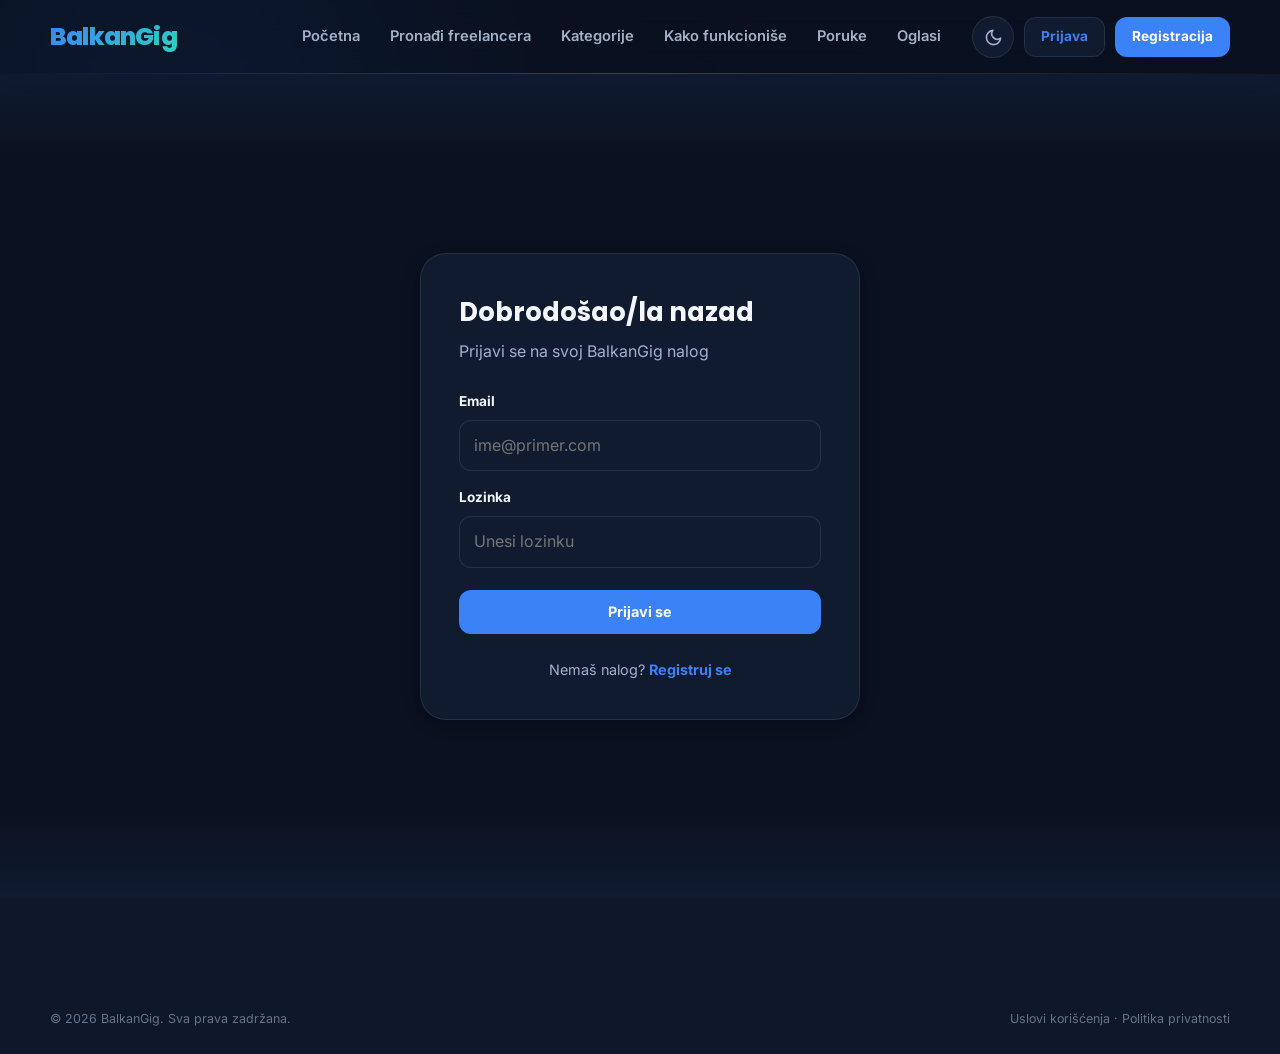
<file: prijava.html>
<!DOCTYPE html>
<html lang="sr">
<head>
<meta charset="UTF-8">
<script>(function(){try{var t=localStorage.getItem('bg_theme');if(t==='light'){document.documentElement.setAttribute('data-theme','light');}}catch(e){}})();</script>
<meta name="viewport" content="width=device-width, initial-scale=1.0">
<link rel="icon" href="data:image/svg+xml,%3Csvg xmlns=%27http://www.w3.org/2000/svg%27 viewBox=%270 0 32 32%27%3E%3Cdefs%3E%3ClinearGradient id=%27g%27 x1=%270%27 y1=%270%27 x2=%271%27 y2=%271%27%3E%3Cstop offset=%270%27 stop-color=%27%232563eb%27/%3E%3Cstop offset=%271%27 stop-color=%27%2314b8a6%27/%3E%3C/linearGradient%3E%3C/defs%3E%3Crect width=%2732%27 height=%2732%27 rx=%278%27 fill=%27url(%23g)%27/%3E%3Ctext x=%2716%27 y=%2722%27 font-family=%27Arial,sans-serif%27 font-weight=%27800%27 font-size=%2718%27 fill=%27white%27 text-anchor=%27middle%27%3EB%3C/text%3E%3C/svg%3E">
<title>Prijava | BalkanGig</title>
<link rel="preconnect" href="https://fonts.googleapis.com">
<link href="https://fonts.googleapis.com/css2?family=Inter:wght@400;500;600;700&family=Poppins:wght@500;600;700&display=swap" rel="stylesheet">
<link rel="stylesheet" href="style.css">
</head>
<body>

<div class="bg-mist-layer"><span></span><span></span></div>

<header class="site-header">
  <div class="container nav">
   <a href="index.html" class="brand">BalkanGig</a>
    <nav class="nav-links">
      <a href="index.html">Početna</a>
      <a href="pronadji-freelancera.html">Pronađi freelancera</a>
      <a href="index.html#kategorije">Kategorije</a>
      <a href="index.html#kako-funkcionise">Kako funkcioniše</a>
          <a href="poruke.html">Poruke</a>
          <a href="oglasi.html">Oglasi</a>
    </nav>
    <div class="nav-actions">
        <button type="button" class="theme-toggle" aria-label="Promeni temu" aria-pressed="false">
          <svg class="icon-sun" viewBox="0 0 24 24" fill="none" stroke="currentColor" stroke-width="2" stroke-linecap="round" stroke-linejoin="round"><circle cx="12" cy="12" r="4"></circle><path d="M12 2v2M12 20v2M4.93 4.93l1.41 1.41M17.66 17.66l1.41 1.41M2 12h2M20 12h2M4.93 19.07l1.41-1.41M17.66 6.34l1.41-1.41"></path></svg>
          <svg class="icon-moon" viewBox="0 0 24 24" fill="none" stroke="currentColor" stroke-width="2" stroke-linecap="round" stroke-linejoin="round"><path d="M21 12.79A9 9 0 1 1 11.21 3 7 7 0 0 0 21 12.79z"></path></svg>
        </button>
      <a href="prijava.html" class="btn btn-outline btn-sm">Prijava</a>
      <a href="registracija.html" class="btn btn-primary btn-sm">Registracija</a>
    </div>
    <button class="hamburger" id="hamburgerBtn" aria-label="Otvori meni">
      <span></span><span></span><span></span>
    </button>
  </div>
</header>

<div class="mobile-nav" id="mobileNav">
  <div class="mobile-nav-top">
    <a href="index.html" class="brand">BalkanGig</a>
    <button type="button" class="theme-toggle" aria-label="Promeni temu" aria-pressed="false">
          <svg class="icon-sun" viewBox="0 0 24 24" fill="none" stroke="currentColor" stroke-width="2" stroke-linecap="round" stroke-linejoin="round"><circle cx="12" cy="12" r="4"></circle><path d="M12 2v2M12 20v2M4.93 4.93l1.41 1.41M17.66 17.66l1.41 1.41M2 12h2M20 12h2M4.93 19.07l1.41-1.41M17.66 6.34l1.41-1.41"></path></svg>
          <svg class="icon-moon" viewBox="0 0 24 24" fill="none" stroke="currentColor" stroke-width="2" stroke-linecap="round" stroke-linejoin="round"><path d="M21 12.79A9 9 0 1 1 11.21 3 7 7 0 0 0 21 12.79z"></path></svg>
        </button>
    <button class="mobile-nav-close" id="mobileNavClose" aria-label="Zatvori meni">&times;</button>
  </div>
  <a href="index.html">Početna</a>
  <a href="pronadji-freelancera.html">Pronađi freelancera</a>
  <a href="index.html#kategorije">Kategorije</a>
  <a href="index.html#kako-funkcionise">Kako funkcioniše</a>
  <a href="poruke.html">Poruke</a>
  <a href="oglasi.html">Oglasi</a>

  <div class="nav-actions">
    <a href="prijava.html" class="btn btn-outline">Prijava</a>
    <a href="registracija.html" class="btn btn-primary">Registracija</a>
  </div>
</div>

<div class="auth-wrap">
  <div class="auth-card">
    <h1>Dobrodošao/la nazad</h1>
    <p class="auth-sub">Prijavi se na svoj BalkanGig nalog</p>
    <div class="form-success" id="loginSuccess">✅ Prijava uspešna! (demo — bez backend-a)</div>
    <form data-validate id="loginForm">
      <div class="field">
        <label for="li-email">Email</label>
        <input type="email" id="li-email" placeholder="ime@primer.com" required>
      </div>
      <div class="field">
        <label for="li-lozinka">Lozinka</label>
        <input type="password" id="li-lozinka" placeholder="Unesi lozinku" required>
      </div>
      <button type="submit" class="btn btn-primary btn-block">Prijavi se</button>
    </form>
    <p class="auth-switch">Nemaš nalog? <a href="registracija.html">Registruj se</a></p>
  </div>
</div>

<footer class="site-footer">
  <div class="container">
    <div class="footer-bottom" style="border:none; padding-top:0;">
      <span>© 2026 BalkanGig. Sva prava zadržana.</span>
      <span><a href="uslovi-koriscenja.html" style="color:inherit;">Uslovi korišćenja</a> · <a href="politika-privatnosti.html" style="color:inherit;">Politika privatnosti</a></span>
    </div>
  </div>
</footer>

<script type="module" src="supabase-client.js"></script>
<script src="script.js"></script>
</body>
</html>
</file>
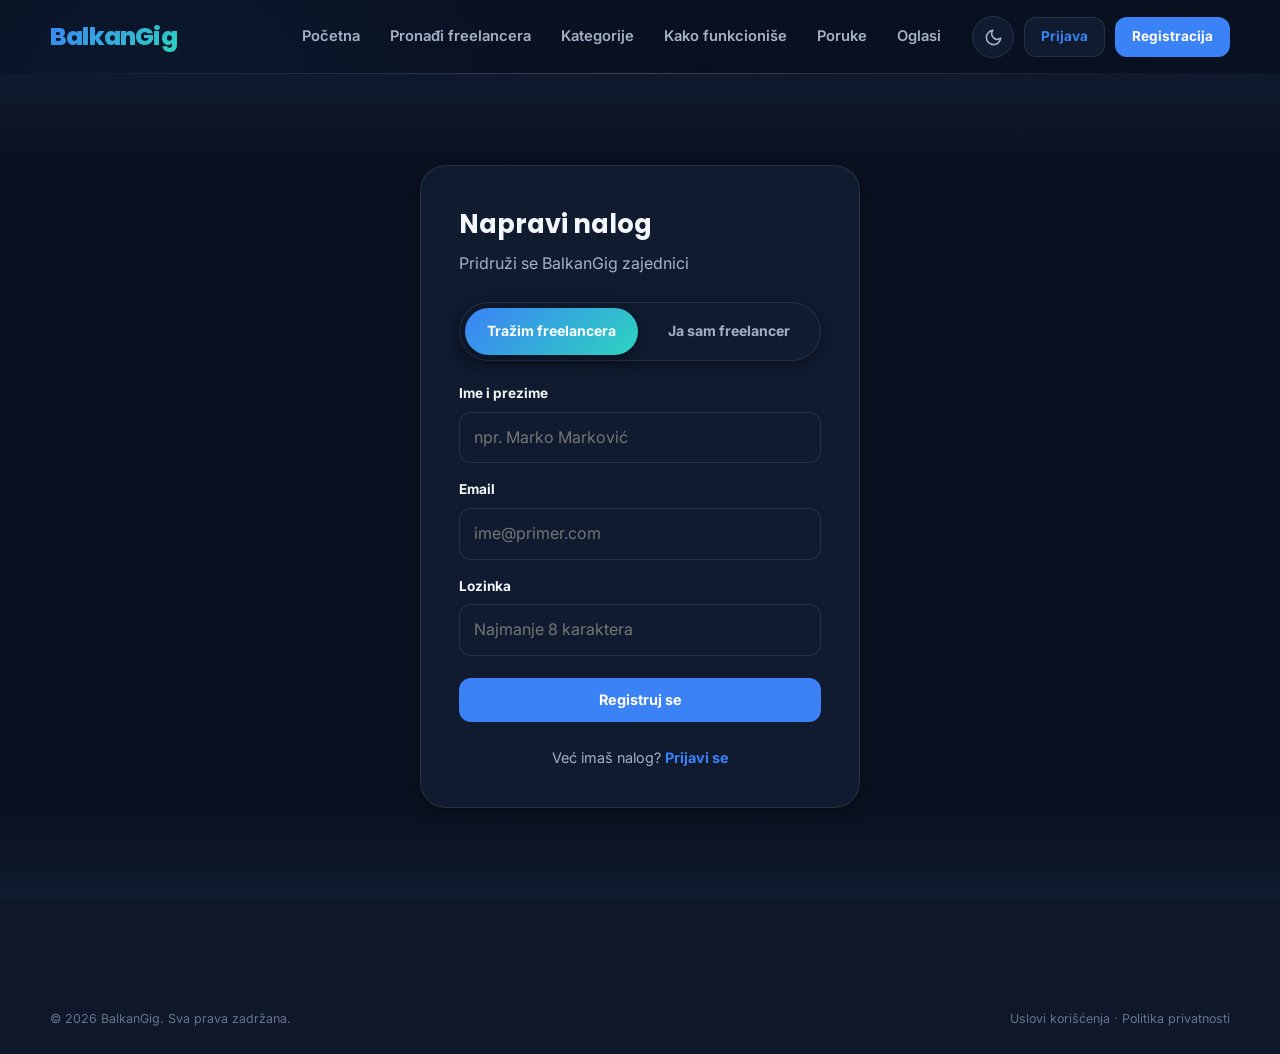
<file: registracija.html>
<!DOCTYPE html>
<html lang="sr">
<head>
<meta charset="UTF-8">
<script>(function(){try{var t=localStorage.getItem('bg_theme');if(t==='light'){document.documentElement.setAttribute('data-theme','light');}}catch(e){}})();</script>
<meta name="viewport" content="width=device-width, initial-scale=1.0">
<link rel="icon" href="data:image/svg+xml,%3Csvg xmlns=%27http://www.w3.org/2000/svg%27 viewBox=%270 0 32 32%27%3E%3Cdefs%3E%3ClinearGradient id=%27g%27 x1=%270%27 y1=%270%27 x2=%271%27 y2=%271%27%3E%3Cstop offset=%270%27 stop-color=%27%232563eb%27/%3E%3Cstop offset=%271%27 stop-color=%27%2314b8a6%27/%3E%3C/linearGradient%3E%3C/defs%3E%3Crect width=%2732%27 height=%2732%27 rx=%278%27 fill=%27url(%23g)%27/%3E%3Ctext x=%2716%27 y=%2722%27 font-family=%27Arial,sans-serif%27 font-weight=%27800%27 font-size=%2718%27 fill=%27white%27 text-anchor=%27middle%27%3EB%3C/text%3E%3C/svg%3E">
<title>Registracija | BalkanGig</title>
<link rel="preconnect" href="https://fonts.googleapis.com">
<link href="https://fonts.googleapis.com/css2?family=Inter:wght@400;500;600;700&family=Poppins:wght@500;600;700&display=swap" rel="stylesheet">
<link rel="stylesheet" href="style.css">
</head>
<body>

<div class="bg-mist-layer"><span></span><span></span></div>

<header class="site-header">
  <div class="container nav">
    <a href="index.html" class="brand">BalkanGig</a>
    <nav class="nav-links">
      <a href="index.html">Početna</a>
      <a href="pronadji-freelancera.html">Pronađi freelancera</a>
      <a href="index.html#kategorije">Kategorije</a>
      <a href="index.html#kako-funkcionise">Kako funkcioniše</a>
          <a href="poruke.html">Poruke</a>
          <a href="oglasi.html">Oglasi</a>
    </nav>
    <div class="nav-actions">
        <button type="button" class="theme-toggle" aria-label="Promeni temu" aria-pressed="false">
          <svg class="icon-sun" viewBox="0 0 24 24" fill="none" stroke="currentColor" stroke-width="2" stroke-linecap="round" stroke-linejoin="round"><circle cx="12" cy="12" r="4"></circle><path d="M12 2v2M12 20v2M4.93 4.93l1.41 1.41M17.66 17.66l1.41 1.41M2 12h2M20 12h2M4.93 19.07l1.41-1.41M17.66 6.34l1.41-1.41"></path></svg>
          <svg class="icon-moon" viewBox="0 0 24 24" fill="none" stroke="currentColor" stroke-width="2" stroke-linecap="round" stroke-linejoin="round"><path d="M21 12.79A9 9 0 1 1 11.21 3 7 7 0 0 0 21 12.79z"></path></svg>
        </button>
      <a href="prijava.html" class="btn btn-outline btn-sm">Prijava</a>
      <a href="registracija.html" class="btn btn-primary btn-sm">Registracija</a>
    </div>
    <button class="hamburger" id="hamburgerBtn" aria-label="Otvori meni">
      <span></span><span></span><span></span>
    </button>
  </div>
</header>

<div class="mobile-nav" id="mobileNav">
  <div class="mobile-nav-top">
    <a href="index.html" class="brand">BalkanGig</a>
    <button type="button" class="theme-toggle" aria-label="Promeni temu" aria-pressed="false">
          <svg class="icon-sun" viewBox="0 0 24 24" fill="none" stroke="currentColor" stroke-width="2" stroke-linecap="round" stroke-linejoin="round"><circle cx="12" cy="12" r="4"></circle><path d="M12 2v2M12 20v2M4.93 4.93l1.41 1.41M17.66 17.66l1.41 1.41M2 12h2M20 12h2M4.93 19.07l1.41-1.41M17.66 6.34l1.41-1.41"></path></svg>
          <svg class="icon-moon" viewBox="0 0 24 24" fill="none" stroke="currentColor" stroke-width="2" stroke-linecap="round" stroke-linejoin="round"><path d="M21 12.79A9 9 0 1 1 11.21 3 7 7 0 0 0 21 12.79z"></path></svg>
        </button>
    <button class="mobile-nav-close" id="mobileNavClose" aria-label="Zatvori meni">&times;</button>
  </div>
  <a href="index.html">Početna</a>
  <a href="pronadji-freelancera.html">Pronađi freelancera</a>
  <a href="index.html#kategorije">Kategorije</a>
  <a href="index.html#kako-funkcionise">Kako funkcioniše</a>
  <a href="poruke.html">Poruke</a>
  <a href="oglasi.html">Oglasi</a>

  <div class="nav-actions">
    <a href="prijava.html" class="btn btn-outline">Prijava</a>
    <a href="registracija.html" class="btn btn-primary">Registracija</a>
  </div>
</div>

<div class="auth-wrap">
  <div class="auth-card">
    <h1>Napravi nalog</h1>
    <p class="auth-sub">Pridruži se BalkanGig zajednici</p>

    <div class="role-toggle">
      <button type="button" class="active" data-role="klijent">Tražim freelancera</button>
      <button type="button" data-role="freelancer">Ja sam freelancer</button>
    </div>

    <div class="form-success" id="regSuccess">✅ Nalog je uspešno napravljen! (demo — bez backend-a)</div>
    <form data-validate id="regForm">
      <div class="field">
        <label for="re-ime" id="re-ime-label">Ime i prezime</label>
        <input type="text" id="re-ime" placeholder="npr. Marko Marković" required>
      </div>
      <div class="field">
        <label for="re-email">Email</label>
        <input type="email" id="re-email" placeholder="ime@primer.com" required>
      </div>
      <div class="field">
        <label for="re-lozinka">Lozinka</label>
        <input type="password" id="re-lozinka" placeholder="Najmanje 8 karaktera" required>
      </div>
      <button type="submit" class="btn btn-primary btn-block">Registruj se</button>
    </form>
    <p class="auth-switch">Već imaš nalog? <a href="prijava.html">Prijavi se</a></p>
  </div>
</div>

<footer class="site-footer">
  <div class="container">
    <div class="footer-bottom" style="border:none; padding-top:0;">
      <span>© 2026 BalkanGig. Sva prava zadržana.</span>
      <span><a href="uslovi-koriscenja.html" style="color:inherit;">Uslovi korišćenja</a> · <a href="politika-privatnosti.html" style="color:inherit;">Politika privatnosti</a></span>
    </div>
  </div>
</footer>

<script type="module" src="supabase-client.js"></script>
<script src="script.js"></script>
</body>
</html>
</file>
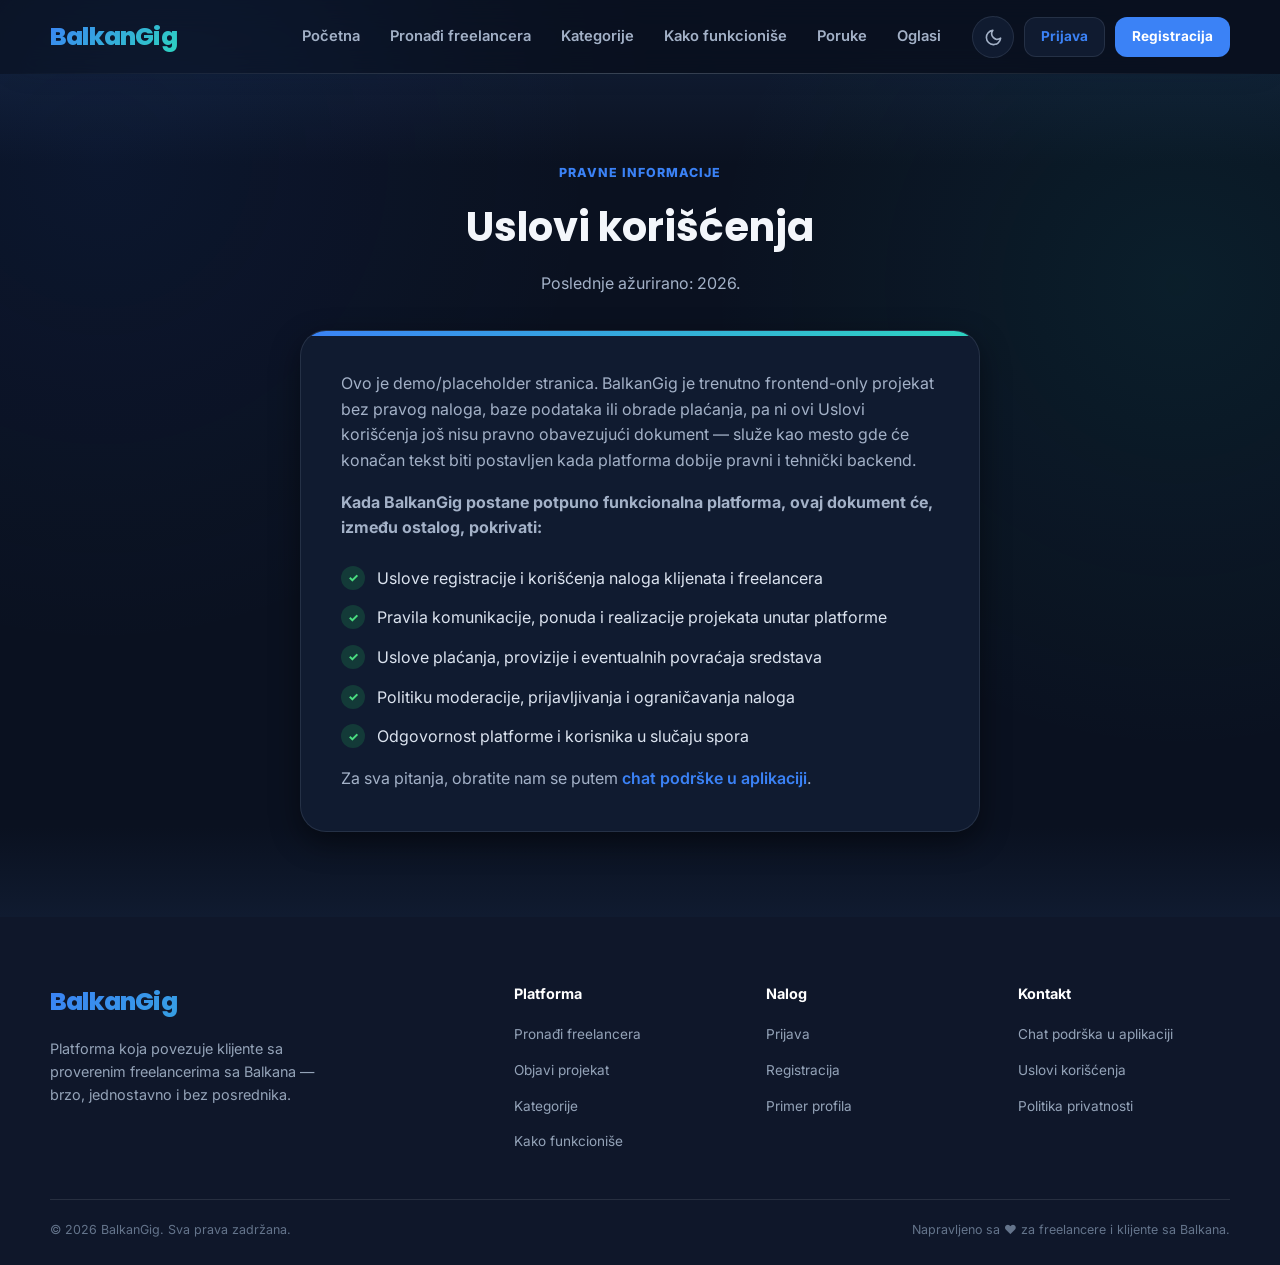
<file: uslovi-koriscenja.html>
<!DOCTYPE html>
<html lang="sr">
<head>
<meta charset="UTF-8">
<script>(function(){try{var t=localStorage.getItem('bg_theme');if(t==='light'){document.documentElement.setAttribute('data-theme','light');}}catch(e){}})();</script>
<meta name="viewport" content="width=device-width, initial-scale=1.0">
<link rel="icon" href="data:image/svg+xml,%3Csvg xmlns=%27http://www.w3.org/2000/svg%27 viewBox=%270 0 32 32%27%3E%3Cdefs%3E%3ClinearGradient id=%27g%27 x1=%270%27 y1=%270%27 x2=%271%27 y2=%271%27%3E%3Cstop offset=%270%27 stop-color=%27%232563eb%27/%3E%3Cstop offset=%271%27 stop-color=%27%2314b8a6%27/%3E%3C/linearGradient%3E%3C/defs%3E%3Crect width=%2732%27 height=%2732%27 rx=%278%27 fill=%27url(%23g)%27/%3E%3Ctext x=%2716%27 y=%2722%27 font-family=%27Arial,sans-serif%27 font-weight=%27800%27 font-size=%2718%27 fill=%27white%27 text-anchor=%27middle%27%3EB%3C/text%3E%3C/svg%3E">
<title>Uslovi korišćenja | BalkanGig</title>
<link rel="preconnect" href="https://fonts.googleapis.com">
<link href="https://fonts.googleapis.com/css2?family=Inter:wght@400;500;600;700&family=Poppins:wght@500;600;700&display=swap" rel="stylesheet">
<link rel="stylesheet" href="style.css">
</head>
<body>

<div class="bg-mist-layer"><span></span><span></span></div>

<header class="site-header">
  <div class="container nav">
    <a href="index.html" class="brand">BalkanGig</a>
    <nav class="nav-links">
      <a href="index.html">Početna</a>
      <a href="pronadji-freelancera.html">Pronađi freelancera</a>
      <a href="index.html#kategorije">Kategorije</a>
      <a href="index.html#kako-funkcionise">Kako funkcioniše</a>
          <a href="poruke.html">Poruke</a>
          <a href="oglasi.html">Oglasi</a>
    </nav>
    <div class="nav-actions">
        <button type="button" class="theme-toggle" aria-label="Promeni temu" aria-pressed="false">
          <svg class="icon-sun" viewBox="0 0 24 24" fill="none" stroke="currentColor" stroke-width="2" stroke-linecap="round" stroke-linejoin="round"><circle cx="12" cy="12" r="4"></circle><path d="M12 2v2M12 20v2M4.93 4.93l1.41 1.41M17.66 17.66l1.41 1.41M2 12h2M20 12h2M4.93 19.07l1.41-1.41M17.66 6.34l1.41-1.41"></path></svg>
          <svg class="icon-moon" viewBox="0 0 24 24" fill="none" stroke="currentColor" stroke-width="2" stroke-linecap="round" stroke-linejoin="round"><path d="M21 12.79A9 9 0 1 1 11.21 3 7 7 0 0 0 21 12.79z"></path></svg>
        </button>
      <a href="prijava.html" class="btn btn-outline btn-sm">Prijava</a>
      <a href="registracija.html" class="btn btn-primary btn-sm">Registracija</a>
    </div>
    <button class="hamburger" id="hamburgerBtn" aria-label="Otvori meni">
      <span></span><span></span><span></span>
    </button>
  </div>
</header>

<div class="mobile-nav" id="mobileNav">
  <div class="mobile-nav-top">
    <a href="index.html" class="brand">BalkanGig</a>
    <button type="button" class="theme-toggle" aria-label="Promeni temu" aria-pressed="false">
          <svg class="icon-sun" viewBox="0 0 24 24" fill="none" stroke="currentColor" stroke-width="2" stroke-linecap="round" stroke-linejoin="round"><circle cx="12" cy="12" r="4"></circle><path d="M12 2v2M12 20v2M4.93 4.93l1.41 1.41M17.66 17.66l1.41 1.41M2 12h2M20 12h2M4.93 19.07l1.41-1.41M17.66 6.34l1.41-1.41"></path></svg>
          <svg class="icon-moon" viewBox="0 0 24 24" fill="none" stroke="currentColor" stroke-width="2" stroke-linecap="round" stroke-linejoin="round"><path d="M21 12.79A9 9 0 1 1 11.21 3 7 7 0 0 0 21 12.79z"></path></svg>
        </button>
    <button class="mobile-nav-close" id="mobileNavClose" aria-label="Zatvori meni">&times;</button>
  </div>
  <a href="index.html">Početna</a>
  <a href="pronadji-freelancera.html">Pronađi freelancera</a>
  <a href="index.html#kategorije">Kategorije</a>
  <a href="index.html#kako-funkcionise">Kako funkcioniše</a>
  <a href="poruke.html">Poruke</a>
  <a href="oglasi.html">Oglasi</a>

  <div class="nav-actions">
    <a href="prijava.html" class="btn btn-outline">Prijava</a>
    <a href="registracija.html" class="btn btn-primary">Registracija</a>
  </div>
</div>

<section class="section project-section">
  <div class="container">
    <div class="forms-page-head">
      <span class="kicker">Pravne informacije</span>
      <h2>Uslovi korišćenja</h2>
      <p>Poslednje ažurirano: 2026.</p>
    </div>

    <div class="form-card" style="text-align:left;">
      <p style="margin-bottom:16px;">Ovo je demo/placeholder stranica. BalkanGig je trenutno frontend-only projekat bez pravog naloga, baze podataka ili obrade plaćanja, pa ni ovi Uslovi korišćenja još nisu pravno obavezujući dokument — služe kao mesto gde će konačan tekst biti postavljen kada platforma dobije pravni i tehnički backend.</p>
      <p style="margin-bottom:16px;"><strong>Kada BalkanGig postane potpuno funkcionalna platforma, ovaj dokument će, između ostalog, pokrivati:</strong></p>
      <ul class="split-list" style="margin-bottom:16px;">
        <li><span>Uslove registracije i korišćenja naloga klijenata i freelancera</span></li>
        <li><span>Pravila komunikacije, ponuda i realizacije projekata unutar platforme</span></li>
        <li><span>Uslove plaćanja, provizije i eventualnih povraćaja sredstava</span></li>
        <li><span>Politiku moderacije, prijavljivanja i ograničavanja naloga</span></li>
        <li><span>Odgovornost platforme i korisnika u slučaju spora</span></li>
      </ul>
      <p>Za sva pitanja, obratite nam se putem <a href="poruke.html" style="color:var(--primary); font-weight:600;">chat podrške u aplikaciji</a>.</p>
    </div>
  </div>
</section>

<footer class="site-footer">
  <div class="container">
    <div class="footer-grid">
      <div class="footer-brand">
        <a href="index.html" class="brand">BalkanGig</a>
        <p>Platforma koja povezuje klijente sa proverenim freelancerima sa Balkana — brzo, jednostavno i bez posrednika.</p>
      </div>
      <div class="footer-col">
        <h4>Platforma</h4>
        <ul>
          <li><a href="pronadji-freelancera.html">Pronađi freelancera</a></li>
          <li><a href="objavi-projekat.html">Objavi projekat</a></li>
          <li><a href="index.html#kategorije">Kategorije</a></li>
          <li><a href="index.html#kako-funkcionise">Kako funkcioniše</a></li>
        </ul>
      </div>
      <div class="footer-col">
        <h4>Nalog</h4>
        <ul>
          <li><a href="prijava.html">Prijava</a></li>
          <li><a href="registracija.html">Registracija</a></li>
          <li><a href="profil-freelancera.html">Primer profila</a></li>
        </ul>
      </div>
      <div class="footer-col">
        <h4>Kontakt</h4>
        <ul>
          <li><a href="poruke.html">Chat podrška u aplikaciji</a></li>
          <li><a href="uslovi-koriscenja.html">Uslovi korišćenja</a></li>
          <li><a href="politika-privatnosti.html">Politika privatnosti</a></li>
        </ul>
      </div>
    </div>
    <div class="footer-bottom">
      <span>© 2026 BalkanGig. Sva prava zadržana.</span>
      <span>Napravljeno sa ❤ za freelancere i klijente sa Balkana.</span>
    </div>
  </div>
</footer>

<script type="module" src="supabase-client.js"></script>
<script src="script.js"></script>
</body>
</html>
</file>
<file: style.css>
/* =========================================
   BALKANGIG - GLAVNI CSS
   Jednostavan i stabilan dizajn
========================================= */

/* =========================================
   OSNOVNE VARIJABLE
========================================= */

:root {
  --primary: #3b82f6;
  --primary-dark: #2563eb;
  --accent: #2dd4bf;

  --navy: #0f172a;
  --heading: #f3f6fb;
  --text: #dbe3ef;
  --text-soft: #a3b1c7;
  --muted: #7c8aa5;

  --white: #101b30;
  --bg: #0a1120;
  --bg-alt: #182543;
  --border: rgba(148, 163, 184, 0.16);

  --gradient: linear-gradient(135deg, #3b82f6, #2dd4bf);

  --shadow-sm: 0 4px 15px rgba(0, 0, 0, 0.35);
  --shadow-md: 0 10px 30px rgba(0, 0, 0, 0.45);
  --shadow-lg: 0 20px 55px rgba(0, 0, 0, 0.55);

  --radius-xs: 10px;
  --radius-sm: 12px;
  --radius-md: 18px;
  --radius-lg: 26px;
  --radius-icon: 14px;
  --radius-pill: 999px;

  --max-width: 1180px;

  /* Elementi koji zavise od teme (svetla/tamna) */
  --header-bg: rgba(8, 13, 25, 0.72);
  --header-line: linear-gradient(90deg, transparent, rgba(148, 163, 184, 0.35), transparent);
  --hero-grad-1: #0b1324;
  --hero-grad-2: #080d18;
  --sidebar-fade: #0b1526;
  --mist-opacity: 1;
  --avatar-fallback: #1c2946;

  --ease-smooth: cubic-bezier(0.22, 1, 0.36, 1);
  --t-fast: 0.2s;
  --t-mid: 0.35s;
  --t-slow: 0.5s;
}

/* =========================================
   SVETLA TEMA
   Aktivira se sa [data-theme="light"] na <html>
========================================= */

html[data-theme="light"] {
  --primary: #2563eb;
  --primary-dark: #1d4ed8;
  --accent: #0d9488;

  --heading: #0f1b30;
  --text: #33425c;
  --text-soft: #5c6c88;
  --muted: #8494ac;

  --white: #ffffff;
  --bg: #f3f6fc;
  --bg-alt: #eaeff8;
  --border: rgba(15, 23, 42, 0.09);

  --shadow-sm: 0 4px 15px rgba(30, 41, 59, 0.06);
  --shadow-md: 0 10px 30px rgba(30, 41, 59, 0.09);
  --shadow-lg: 0 20px 55px rgba(30, 41, 59, 0.12);

  --header-bg: rgba(255, 255, 255, 0.78);
  --header-line: linear-gradient(90deg, transparent, rgba(15, 23, 42, 0.12), transparent);
  --hero-grad-1: #eef3fb;
  --hero-grad-2: #f8fafc;
  --sidebar-fade: #eef3fb;
  --mist-opacity: 0.45;
  --avatar-fallback: #dce6f5;
}

/* Sve boje/senke prelaze glatko kad se menja tema */
body,
.site-header,
.mobile-nav,
.hero,
.freelancer-hero,
.category-card,
.freelancer-card,
.cat-card,
.filters,
.filter-option,
.filter-pill,
.empty-state,
.form-card,
.auth-card,
.profile-card,
.sidebar-price,
.choice-modal,
.choice-card,
.chat-shell,
.chat-list,
.chat-window,
.chat-list-item,
.chat-input-row textarea,
.site-footer,
.btn,
.theme-toggle,
input,
select,
textarea,
.tag {
  transition:
    background-color var(--t-mid) var(--ease-smooth),
    border-color var(--t-mid) var(--ease-smooth),
    color var(--t-mid) var(--ease-smooth),
    box-shadow var(--t-mid) var(--ease-smooth);
}

/* =========================================
   RESET
========================================= */

* {
  margin: 0;
  padding: 0;
  box-sizing: border-box;
}

html {
  scroll-behavior: smooth;
}

body {
  font-family: Inter, Arial, sans-serif;
  background: var(--white);
  color: var(--text);
  line-height: 1.6;
  position: relative;
  min-height: 100vh;
}

/* =========================================
   ANIMIRANA "MAGLENA" POZADINA (tamno plava)
   Dve zamućene senke koje sporo lebde iza
   celog sajta, na svakoj stranici.
========================================= */

body::before,
body::after {
  content: "";
  position: fixed;
  z-index: -2;
  border-radius: 50%;
  filter: blur(110px);
  pointer-events: none;
  will-change: transform;
}

body::before {
  width: 62vw;
  height: 62vw;
  top: -20vw;
  left: -18vw;
  background: radial-gradient(circle, rgba(59, 130, 246, 0.40), rgba(59, 130, 246, 0) 70%);
  animation: mistDriftOne 24s ease-in-out infinite alternate;
}

body::after {
  width: 58vw;
  height: 58vw;
  bottom: -24vw;
  right: -18vw;
  background: radial-gradient(circle, rgba(45, 212, 191, 0.28), rgba(45, 212, 191, 0) 70%);
  animation: mistDriftTwo 28s ease-in-out infinite alternate;
}

.bg-mist-layer {
  position: fixed;
  inset: 0;
  z-index: -3;
  overflow: hidden;
  pointer-events: none;
  background: var(--white);
}

body::before,
body::after {
  opacity: var(--mist-opacity);
  transition: opacity var(--t-slow) var(--ease-smooth);
}

.bg-mist-layer span {
  position: absolute;
  border-radius: 50%;
  filter: blur(100px);
  opacity: calc(0.55 * var(--mist-opacity));
  transition: opacity var(--t-slow) var(--ease-smooth);
}

.bg-mist-layer span:nth-child(1) {
  width: 40vw;
  height: 40vw;
  top: 30%;
  left: 40%;
  background: radial-gradient(circle, rgba(37, 99, 235, 0.30), rgba(37, 99, 235, 0) 70%);
  animation: mistDriftThree 32s ease-in-out infinite alternate;
}

.bg-mist-layer span:nth-child(2) {
  width: 34vw;
  height: 34vw;
  top: 5%;
  right: 10%;
  background: radial-gradient(circle, rgba(20, 184, 166, 0.22), rgba(20, 184, 166, 0) 70%);
  animation: mistDriftFour 20s ease-in-out infinite alternate;
}

@keyframes mistDriftOne {
  0%   { transform: translate(0, 0) scale(1); }
  100% { transform: translate(8vw, 10vw) scale(1.18); }
}

@keyframes mistDriftTwo {
  0%   { transform: translate(0, 0) scale(1); }
  100% { transform: translate(-9vw, -7vw) scale(1.12); }
}

@keyframes mistDriftThree {
  0%   { transform: translate(0, 0) scale(1); }
  100% { transform: translate(-6vw, 8vw) scale(1.15); }
}

@keyframes mistDriftFour {
  0%   { transform: translate(0, 0) scale(1); }
  100% { transform: translate(7vw, -6vw) scale(1.1); }
}

@media (prefers-reduced-motion: reduce) {
  body::before,
  body::after,
  .bg-mist-layer span {
    animation: none;
  }
}

img {
  max-width: 100%;
  display: block;
}

a {
  color: inherit;
  text-decoration: none;
}

button,
input,
textarea,
select {
  font: inherit;
}

button {
  cursor: pointer;
}

.container {
  width: min(100% - 40px, var(--max-width));
  margin: 0 auto;
}

/* =========================================
   KLIK ANIMACIJE (ripple efekat)
   Dodaje se JS-om na dugmad, kartice i linkove
   koje se mogu kliknuti, radi mekog "talasa" pri kliku.
========================================= */

.ripple-host {
  position: relative;
  overflow: hidden;
}

.ripple {
  position: absolute;
  border-radius: 50%;
  background: rgba(255, 255, 255, 0.55);
  transform: scale(0);
  opacity: 0.65;
  pointer-events: none;
  animation: rippleAnim 0.6s var(--ease-smooth);
}

.ripple.ripple-dark {
  background: rgba(37, 99, 235, 0.22);
}

@keyframes rippleAnim {
  to {
    transform: scale(2.6);
    opacity: 0;
  }
}

.click-pop {
  animation: clickPop 0.32s var(--ease-smooth);
}

@keyframes clickPop {
  0%   { transform: scale(1); }
  40%  { transform: scale(0.96); }
  100% { transform: scale(1); }
}

@media (prefers-reduced-motion: reduce) {
  .ripple { animation: none; display: none; }
  .click-pop { animation: none; }
}

/* =========================================
   THEME TOGGLE (svetla / tamna tema)
========================================= */

.theme-toggle {
  position: relative;
  overflow: hidden;
  width: 42px;
  height: 42px;
  flex-shrink: 0;
  border-radius: 50%;
  border: 1px solid var(--border);
  background: var(--white);
  color: var(--text-soft);
  display: inline-flex;
  align-items: center;
  justify-content: center;
  cursor: pointer;
  transition: border-color var(--t-fast) var(--ease-smooth), color var(--t-fast) var(--ease-smooth), transform var(--t-fast) var(--ease-smooth), background-color var(--t-mid) var(--ease-smooth);
}

.theme-toggle:hover {
  border-color: var(--primary);
  color: var(--primary);
  transform: translateY(-1px);
}

.theme-toggle:active {
  transform: scale(0.9);
}

.theme-toggle svg {
  position: absolute;
  width: 19px;
  height: 19px;
  transition: transform 0.5s var(--ease-smooth), opacity var(--t-mid) ease;
}

.theme-toggle .icon-sun {
  opacity: 0;
  transform: rotate(-90deg) scale(0.4);
}

.theme-toggle .icon-moon {
  opacity: 1;
  transform: rotate(0deg) scale(1);
}

html[data-theme="light"] .theme-toggle .icon-sun {
  opacity: 1;
  transform: rotate(0deg) scale(1);
}

html[data-theme="light"] .theme-toggle .icon-moon {
  opacity: 0;
  transform: rotate(90deg) scale(0.4);
}

.mobile-nav-top .theme-toggle {
  margin-left: auto;
  margin-right: 10px;
}

/* =========================================
   HEADER
========================================= */

.site-header {
  background: var(--header-bg);
  backdrop-filter: blur(14px);
  -webkit-backdrop-filter: blur(14px);
  border-bottom: 0;
  box-shadow: 0 8px 30px -20px rgba(15, 23, 42, 0.35);
  position: sticky;
  top: 0;
  z-index: 1000;
}

/* Umesto oštre 1px linije ispod menija, blag "sjaj" koji se gubi ka ivicama */
.site-header::after {
  content: "";
  position: absolute;
  left: 0;
  right: 0;
  bottom: 0;
  height: 1px;
  background: var(--header-line);
  pointer-events: none;
}



.nav {
  min-height: 74px;
  display: flex;
  align-items: center;
  justify-content: space-between;
  gap: 30px;
}

/* TEKSTUALNI LOGO (WORDMARK, BEZ SLIKE) */

.brand {
  display: flex;
  align-items: center;
  gap: 8px;
  font-family: Poppins, Inter, Arial, sans-serif;
  font-size: 1.55rem;
  font-weight: 800;
  letter-spacing: -0.8px;
  white-space: nowrap;

  color: var(--primary);
  background: var(--gradient);
  background-clip: text;
  -webkit-background-clip: text;
  -webkit-text-fill-color: transparent;

  transition: opacity 0.2s ease, transform 0.2s ease;
}

.brand:hover {
  opacity: 0.85;
}

.nav-links {
  display: flex;
  align-items: center;
  gap: 28px;
  margin-left: auto;
}

.nav-links a {
  position: relative;
  display: inline-block;
  padding: 6px 1px;
  color: var(--text-soft);
  font-size: 0.92rem;
  font-weight: 600;
  transition: color 0.2s ease;
}

.nav-links a::after {
  content: "";
  position: absolute;
  left: 1px;
  right: 1px;
  bottom: 0;
  height: 2px;
  border-radius: var(--radius-pill);
  background: var(--gradient);
  transform: scaleX(0);
  transform-origin: left;
  transition: transform 0.25s ease;
}

.nav-links a:hover,
.nav-links a.active {
  color: var(--primary);
}

.nav-links a:hover::after,
.nav-links a.active::after {
  transform: scaleX(1);
}

.nav-actions {
  display: flex;
  align-items: center;
  gap: 10px;
}

/* =========================================
   BUTTONS
========================================= */

.btn {
  position: relative;
  overflow: hidden;
  min-height: 44px;
  padding: 0 20px;
  border-radius: var(--radius-sm);
  border: 1px solid transparent;
  display: inline-flex;
  align-items: center;
  justify-content: center;
  gap: 8px;
  font-weight: 700;
  font-size: 0.9rem;
  transition: transform var(--t-fast) var(--ease-smooth), background-color var(--t-fast) var(--ease-smooth), border-color var(--t-fast) var(--ease-smooth), box-shadow var(--t-fast) var(--ease-smooth), color var(--t-fast) var(--ease-smooth);
  -webkit-tap-highlight-color: transparent;
}
.btn:disabled {
  opacity: 0.55;
  cursor: not-allowed;
  transform: none !important;
  box-shadow: none !important;
}

.btn:active {
  transform: scale(0.96);
}

.btn-primary {
  background: var(--primary);
  color: white;
}

.btn-primary:hover {
  background: var(--primary-dark);
  transform: translateY(-1px);
}

.btn-primary:active {
  transform: translateY(0) scale(0.96);
}

.btn-outline {
  background: var(--white);
  color: var(--primary);
  border-color: var(--border);
}

.btn-outline:hover {
  border-color: var(--primary);
  background: rgba(59, 130, 246, 0.14);
}

.btn-light {
  background: var(--white);
  color: var(--primary);
}

.btn-light:hover {
  transform: translateY(-1px);
  box-shadow: var(--shadow-md);
}

.btn-sm {
  min-height: 40px;
  padding: 0 16px;
  font-size: 0.85rem;
}

/* =========================================
   HAMBURGER
========================================= */

.hamburger {
  display: none;
  position: relative;
  border: 0;
  background: transparent;
  width: 42px;
  height: 42px;
  padding: 8px;
  border-radius: 50%;
  transition: background-color var(--t-fast) ease, transform var(--t-fast) var(--ease-smooth);
}

.hamburger:hover {
  background: var(--bg-alt);
}

.hamburger:active {
  transform: scale(0.9);
}

.hamburger span {
  display: block;
  height: 2px;
  margin: 6px 0;
  background: var(--heading);
  border-radius: var(--radius-pill);
  transition: transform var(--t-mid) var(--ease-smooth), opacity var(--t-fast) ease;
}

.hamburger.active span:nth-child(1) {
  transform: translateY(8px) rotate(45deg);
}

.hamburger.active span:nth-child(2) {
  opacity: 0;
}

.hamburger.active span:nth-child(3) {
  transform: translateY(-8px) rotate(-45deg);
}

/* =========================================
   MOBILE MENU
========================================= */

.mobile-nav {
  display: flex;
  flex-direction: column;
  position: fixed;
  inset: 0;
  background: var(--white);
  z-index: 2000;
  padding: 24px;
  visibility: hidden;
  opacity: 0;
  transform: translateY(-14px) scale(0.99);
  pointer-events: none;
  transition: opacity var(--t-mid) var(--ease-smooth), transform var(--t-mid) var(--ease-smooth), visibility 0s linear var(--t-mid);
}

.mobile-nav.open {
  visibility: visible;
  opacity: 1;
  transform: translateY(0) scale(1);
  pointer-events: auto;
  transition: opacity var(--t-mid) var(--ease-smooth), transform var(--t-mid) var(--ease-smooth);
}

.mobile-nav-top {
  display: flex;
  align-items: center;
  justify-content: space-between;
  margin-bottom: 40px;
}

.mobile-nav > a {
  padding: 16px 4px;
  border-radius: var(--radius-sm);
  border-bottom: 1px solid var(--border);
  font-weight: 600;
  transition: background-color var(--t-fast) ease, color var(--t-fast) ease, padding-left var(--t-fast) var(--ease-smooth);
}

.mobile-nav > a:hover,
.mobile-nav > a:active {
  color: var(--primary);
  padding-left: 10px;
  background: var(--bg-alt);
}

.mobile-nav-close {
  border: 0;
  background: transparent;
  font-size: 2rem;
  color: var(--heading);
  width: 42px;
  height: 42px;
  border-radius: 50%;
  transition: background-color var(--t-fast) ease, transform var(--t-fast) var(--ease-smooth);
}

.mobile-nav-close:hover {
  background: var(--bg-alt);
}

.mobile-nav-close:active {
  transform: scale(0.88) rotate(90deg);
}

.mobile-nav .nav-actions {
  margin-top: 25px;
  display: flex;
  flex-direction: column;
}

/* =========================================
   HERO
========================================= */

.hero {
  padding: 90px 0 100px;
  background:
    linear-gradient(180deg, transparent 80%, var(--white) 100%),
    radial-gradient(circle at 10% 20%, rgba(37, 99, 235, 0.08), transparent 30%),
    radial-gradient(circle at 90% 10%, rgba(20, 184, 166, 0.08), transparent 30%),
    linear-gradient(180deg, var(--hero-grad-1), var(--hero-grad-2));
  transition: background-color var(--t-mid) var(--ease-smooth);
}

.hero-content {
  max-width: 850px;
  margin: 0 auto;
  text-align: center;
}

.hero h1 {
  font-family: Poppins, Inter, Arial, sans-serif;
  font-size: clamp(2.4rem, 6vw, 4.6rem);
  line-height: 1.05;
  letter-spacing: -2px;
  color: var(--heading);
  margin-bottom: 22px;
}

.hero h1 span {
  color: var(--primary);
}

.hero p {
  max-width: 680px;
  margin: 0 auto 32px;
  color: var(--text-soft);
  font-size: 1.08rem;
}

.hero-search {
  max-width: 700px;
  margin: 0 auto;
  background: var(--white);
  border: 1px solid var(--border);
  border-radius: var(--radius-lg);
  padding: 7px;
  display: flex;
  box-shadow: var(--shadow-md);
}

.hero-search input {
  flex: 1;
  min-width: 0;
  border: 0;
  outline: 0;
  padding: 0 16px;
  background: transparent;
}

.hero-search button {
  border: 0;
  border-radius: var(--radius-sm);
  background: var(--primary);
  color: white;
  padding: 0 24px;
  font-weight: 700;
}

/* =========================================
   HERO STATS
========================================= */

.hero-stats {
  display: flex;
  justify-content: center;
  gap: 60px;
  margin-top: 55px;
}

.hero-stat strong {
  display: block;
  font-size: 1.5rem;
  color: var(--heading);
}

.hero-stat span {
  color: var(--text-soft);
  font-size: 0.85rem;
}

/* =========================================
   SECTIONS
========================================= */

.section {
  padding: 85px 0;
}

.section-alt {
  background: linear-gradient(
    180deg,
    var(--white) 0%,
    var(--bg) 14%,
    var(--bg) 86%,
    var(--white) 100%
  );
}

.section-header {
  text-align: center;
  max-width: 700px;
  margin: 0 auto 45px;
}

.section-header h2 {
  font-family: Poppins, Inter, Arial, sans-serif;
  font-size: clamp(1.8rem, 4vw, 2.6rem);
  line-height: 1.15;
  color: var(--heading);
  margin-bottom: 12px;
}

.section-header p {
  color: var(--text-soft);
}

/* =========================================
   KICKER
========================================= */

.kicker {
  display: inline-block;
  color: var(--primary);
  font-size: 0.78rem;
  font-weight: 800;
  text-transform: uppercase;
  letter-spacing: 1px;
}

/* =========================================
   KATEGORIJE
========================================= */

.categories-grid {
  display: grid;
  grid-template-columns: repeat(4, 1fr);
  gap: 18px;
  align-items: stretch;
}

.category-card {
  padding: 28px 22px;
  background: var(--white);
  border: 1px solid var(--border);
  border-radius: var(--radius-md);
  box-shadow: var(--shadow-sm);
  transition: transform var(--t-fast) var(--ease-smooth), box-shadow var(--t-mid) var(--ease-smooth), border-color var(--t-mid) var(--ease-smooth);
  display: flex;
  flex-direction: column;
  height: 100%;
}

.category-card:hover {
  transform: translateY(-4px);
  box-shadow: var(--shadow-md);
  border-color: rgba(59, 130, 246, 0.45);
}

.category-card:active {
  transform: translateY(-1px) scale(0.98);
}

.category-icon {
  width: 48px;
  height: 48px;
  border-radius: var(--radius-icon);
  background: rgba(59, 130, 246, 0.14);
  display: flex;
  align-items: center;
  justify-content: center;
  font-size: 22px;
  margin-bottom: 18px;
}

.category-card h3 {
  color: var(--heading);
  font-size: 1rem;
  margin-bottom: 6px;
}

.category-card p {
  color: var(--text-soft);
  font-size: 0.85rem;
}

/* =========================================
   FREELANCER GRID
========================================= */

.freelancer-grid {
  display: grid;
  grid-template-columns: repeat(3, 1fr);
  gap: 22px;
  align-items: stretch;
}

.freelancer-card {
  background: var(--white);
  border: 1px solid var(--border);
  border-radius: var(--radius-md);
  padding: 22px;
  box-shadow: var(--shadow-sm);
  transition: transform var(--t-fast) var(--ease-smooth), box-shadow var(--t-mid) var(--ease-smooth), border-color var(--t-mid) var(--ease-smooth);
  display: flex;
  flex-direction: column;
  height: 100%;
}

.freelancer-card:hover {
  transform: translateY(-4px);
  box-shadow: var(--shadow-md);
}

.freelancer-card-header {
  display: flex;
  align-items: center;
  gap: 14px;
  margin-bottom: 18px;
}

.freelancer-avatar {
  width: 58px;
  height: 58px;
  border-radius: 50%;
  object-fit: cover;
  background: var(--avatar-fallback);
}

.freelancer-card h3 {
  color: var(--heading);
  font-size: 1rem;
}

.freelancer-role {
  color: var(--text-soft);
  font-size: 0.83rem;
}

.freelancer-location {
  color: var(--muted);
  font-size: 0.78rem;
  margin-top: 2px;
}

.freelancer-rating {
  margin: 12px 0;
  color: #f59e0b;
  font-size: 0.9rem;
}

.freelancer-reviews-count {
  color: var(--muted);
  font-size: 0.8rem;
  font-weight: 500;
}

.freelancer-card p {
  color: var(--text-soft);
  font-size: 0.88rem;
}

.freelancer-tags {
  display: flex;
  flex-wrap: wrap;
  gap: 6px;
  margin-top: 14px;
}

.freelancer-tags .tag {
  background: var(--bg-alt);
  color: var(--text-soft);
  font-size: 0.76rem;
  font-weight: 600;
  padding: 5px 10px;
  border-radius: var(--radius-pill);
}

.freelancer-card-footer {
  margin-top: auto;
  padding-top: 16px;
  border-top: 1px solid var(--border);
  display: flex;
  align-items: center;
  justify-content: space-between;
}

.freelancer-price {
  font-weight: 800;
  color: var(--heading);
  font-size: 0.95rem;
}

.freelancer-price span {
  display: block;
  font-weight: 500;
  color: var(--muted);
  font-size: 0.72rem;
}

.freelancer-done {
  color: var(--text-soft);
  font-size: 0.82rem;
  font-weight: 600;
}

/* Scroll-reveal animacija za kartice */
.reveal {
  opacity: 0;
  transform: translateY(16px);
  transition: opacity 0.5s ease, transform 0.5s ease;
}

.reveal.in {
  opacity: 1;
  transform: translateY(0);
}

/* =========================================
   KAKO FUNKCIONIŠE
========================================= */

.steps-grid {
  display: grid;
  grid-template-columns: repeat(3, 1fr);
  gap: 25px;
}

.step-card {
  text-align: center;
  padding: 30px 20px;
}

.step-number {
  width: 54px;
  height: 54px;
  margin: 0 auto 20px;
  border-radius: 50%;
  background: rgba(59, 130, 246, 0.14);
  color: var(--primary);
  display: flex;
  align-items: center;
  justify-content: center;
  font-weight: 800;
  font-size: 1.1rem;
}

.step-card h3 {
  margin-bottom: 8px;
  color: var(--heading);
}

.step-card p {
  color: var(--text-soft);
  font-size: 0.9rem;
}

/* =========================================
   SPLIT SEKCIJA
========================================= */

.split-section {
  display: grid;
  grid-template-columns: 1fr 1fr;
  gap: 70px;
  align-items: center;
}

.split-section h2 {
  font-family: Poppins, Inter, Arial, sans-serif;
  font-size: 2.4rem;
  line-height: 1.15;
  color: var(--heading);
  margin: 12px 0 18px;
}

.split-section p {
  color: var(--text-soft);
}

.split-list {
  margin-top: 25px;
  display: grid;
  gap: 14px;
}

.split-list li {
  list-style: none;
  display: flex;
  gap: 12px;
  align-items: flex-start;
}

.split-list li::before {
  content: "✓";
  width: 24px;
  height: 24px;
  flex: 0 0 24px;
  border-radius: 50%;
  background: rgba(34, 197, 94, 0.18);
  color: #4ade80;
  display: flex;
  align-items: center;
  justify-content: center;
  font-size: 0.75rem;
  font-weight: 800;
}

.split-image {
  border-radius: var(--radius-lg);
  overflow: hidden;
  box-shadow: var(--shadow-lg);
}

/* =========================================
   TESTIMONIALS
========================================= */

.testimonials-grid {
  display: grid;
  grid-template-columns: repeat(3, 1fr);
  gap: 20px;
}

.testimonial {
  padding: 25px;
  background: var(--white);
  border: 1px solid var(--border);
  border-radius: var(--radius-md);
}

.testimonial p {
  color: var(--text-soft);
  margin-bottom: 20px;
}

.testimonial-author {
  display: flex;
  align-items: center;
  gap: 12px;
}

.testimonial-author img {
  width: 44px;
  height: 44px;
  border-radius: 50%;
  object-fit: cover;
}

.testimonial-author strong {
  display: block;
  color: var(--heading);
}

.testimonial-author span {
  color: var(--muted);
  font-size: 0.8rem;
}

/* =========================================
   CTA
========================================= */

.cta-section {
  padding: 80px 0;
}

.cta-box {
  padding: 55px;
  border-radius: var(--radius-lg);
  background: var(--gradient);
  color: white;
  text-align: center;
  box-shadow: var(--shadow-lg);
}

.cta-box h2 {
  font-family: Poppins, Inter, Arial, sans-serif;
  font-size: clamp(1.8rem, 4vw, 2.7rem);
  margin-bottom: 12px;
}

.cta-box p {
  max-width: 600px;
  margin: 0 auto 25px;
  color: rgba(255,255,255,0.85);
}

/* =========================================
   FOOTER
========================================= */

.site-footer {
  background: var(--navy);
  color: white;
  padding: 65px 0 25px;
}

.footer-grid {
  display: grid;
  grid-template-columns: 2fr 1fr 1fr 1fr;
  gap: 40px;
}

.footer-brand .brand {
  color: white;
  font-size: 1.55rem;
}

.footer-brand p {
  max-width: 300px;
  margin-top: 15px;
  color: #94a3b8;
  font-size: 0.9rem;
}

.footer-col h4 {
  margin-bottom: 16px;
  font-size: 0.9rem;
}

.footer-col ul {
  list-style: none;
  display: grid;
  gap: 10px;
}

.footer-col a {
  color: #94a3b8;
  font-size: 0.85rem;
}

.footer-col a:hover {
  color: white;
}

.footer-bottom {
  margin-top: 45px;
  padding-top: 20px;
  border-top: 1px solid rgba(255,255,255,0.1);
  display: flex;
  justify-content: space-between;
  gap: 20px;
  color: #64748b;
  font-size: 0.78rem;
}

/* =========================================
   FORME (zajedničko)
========================================= */

.form-card {
  max-width: 680px;
  margin: 0 auto;
  position: relative;
  background: var(--white);
  border: 1px solid var(--border);
  border-radius: var(--radius-lg);
  padding: 40px;
  box-shadow: var(--shadow-md);
  overflow: hidden;
}

.form-card::before {
  content: "";
  position: absolute;
  top: 0; left: 0; right: 0;
  height: 5px;
  background: var(--gradient);
}

.form-card h1 {
  color: var(--heading);
  margin-bottom: 10px;
}

.form-card h3 {
  font-family: Poppins, Inter, Arial, sans-serif;
  color: var(--heading);
  font-size: 1.3rem;
}

.form-card > p {
  color: var(--text-soft);
}

.form-card button[type="submit"] {
  width: 100%;
}

.form-icon-badge {
  display: inline-flex;
  align-items: center;
  justify-content: center;
  width: 46px;
  height: 46px;
  border-radius: var(--radius-icon);
  background: rgba(59, 130, 246, 0.14);
  font-size: 22px;
  margin-bottom: 14px;
}

/* =========================================
   OBJAVI PROJEKAT — izbor tipa i forme
========================================= */

.project-section {
  background:
    radial-gradient(circle at 8% 10%, rgba(37, 99, 235, 0.07), transparent 35%),
    radial-gradient(circle at 92% 25%, rgba(20, 184, 166, 0.08), transparent 35%),
    linear-gradient(
      180deg,
      var(--white) 0%,
      var(--bg) 90px,
      var(--bg) calc(100% - 90px),
      var(--white) 100%
    );
}

.forms-page-head {
  max-width: 700px;
  margin: 0 auto 34px;
  text-align: center;
}

.forms-page-head h2 {
  font-family: Poppins, Inter, Arial, sans-serif;
  font-size: clamp(1.8rem, 4vw, 2.5rem);
  color: var(--heading);
  margin: 10px 0 12px;
}

.forms-page-head p {
  color: var(--text-soft);
}

.forms-tabs {
  max-width: 420px;
  margin: 0 auto 8px;
  display: grid;
  grid-template-columns: 1fr 1fr;
  gap: 5px;
  background: var(--white);
  padding: 5px;
  border-radius: var(--radius-pill);
  border: 1px solid var(--border);
  box-shadow: var(--shadow-sm);
}

.forms-tabs button {
  border: 0;
  background: transparent;
  padding: 12px;
  border-radius: var(--radius-pill);
  color: var(--text-soft);
  font-weight: 700;
  font-size: 0.88rem;
  transition: 0.2s ease;
}

.forms-tabs button.active {
  background: var(--gradient);
  color: white;
  box-shadow: var(--shadow-sm);
}

.forms-tabs-note {
  text-align: center;
  margin: 10px 0 36px;
}

.forms-tabs-note button {
  border: 0;
  background: transparent;
  color: var(--primary);
  font-weight: 700;
  font-size: 0.82rem;
  text-decoration: underline;
  text-underline-offset: 3px;
}

.form-panel {
  display: none;
}

.form-panel.active {
  display: block;
  animation: formPanelIn 0.35s ease;
}

@keyframes formPanelIn {
  from { opacity: 0; transform: translateY(10px); }
  to { opacity: 1; transform: translateY(0); }
}

.form-grid {
  display: grid;
  grid-template-columns: 1fr 1fr;
  gap: 16px 18px;
  margin-top: 6px;
}

.field.full {
  grid-column: 1 / -1;
}

.field textarea,
.field select {
  width: 100%;
  border: 1px solid var(--border);
  border-radius: var(--radius-sm);
  padding: 12px 14px;
  outline: 0;
  background: var(--white);
  color: var(--text);
  font-family: inherit;
  font-size: 0.95rem;
}

.field textarea {
  min-height: 130px;
  resize: vertical;
}

.field textarea:focus,
.field select:focus {
  border-color: var(--primary);
  box-shadow: 0 0 0 3px rgba(37, 99, 235, 0.1);
}

.field .opt {
  color: var(--muted);
  font-weight: 500;
}

.form-note {
  margin-top: 18px;
  text-align: center;
  color: var(--muted);
  font-size: 0.82rem;
}

/* Dugme "Pošalji" u formi ima gap iznad */
.form-card form > button[type="submit"] {
  margin-top: 6px;
}

/* =========================================
   IZBOR TIPA OBJAVE (POP-UP)
========================================= */

.choice-modal-backdrop {
  position: fixed;
  inset: 0;
  background: rgba(15, 23, 42, 0.6);
  backdrop-filter: blur(6px);
  -webkit-backdrop-filter: blur(6px);
  display: flex;
  align-items: center;
  justify-content: center;
  padding: 20px;
  z-index: 3000;
  opacity: 0;
  pointer-events: none;
  transition: opacity 0.25s ease;
}

.choice-modal-backdrop.open {
  opacity: 1;
  pointer-events: auto;
}

.choice-modal {
  width: 100%;
  max-width: 800px;
  background: var(--white);
  border-radius: var(--radius-lg);
  box-shadow: var(--shadow-lg);
  padding: 42px;
  position: relative;
  transform: scale(0.94) translateY(10px);
  opacity: 0;
  transition: transform 0.3s ease, opacity 0.3s ease;
  max-height: calc(100vh - 40px);
  overflow-y: auto;
}

.choice-modal-backdrop.open .choice-modal {
  transform: scale(1) translateY(0);
  opacity: 1;
}

.choice-modal-close {
  position: absolute;
  top: 16px;
  right: 16px;
  width: 36px;
  height: 36px;
  border: 0;
  border-radius: 50%;
  background: var(--bg-alt);
  color: var(--text-soft);
  font-size: 1.3rem;
  line-height: 1;
  display: flex;
  align-items: center;
  justify-content: center;
  transition: 0.2s ease;
}

.choice-modal-close:hover {
  background: var(--border);
  color: var(--heading);
}

.choice-modal-head {
  text-align: center;
  max-width: 480px;
  margin: 0 auto 28px;
}

.choice-modal-head .kicker {
  display: block;
  margin-bottom: 8px;
}

.choice-modal-head h2 {
  font-family: Poppins, Inter, Arial, sans-serif;
  font-size: clamp(1.35rem, 3.4vw, 1.85rem);
  color: var(--heading);
  margin-bottom: 8px;
}

.choice-modal-head p {
  color: var(--text-soft);
  font-size: 0.92rem;
}

.choice-grid {
  display: grid;
  grid-template-columns: 1fr 1fr;
  gap: 18px;
}

.choice-card {
  width: 100%;
  text-align: left;
  border: 2px solid var(--border);
  border-radius: var(--radius-md);
  padding: 26px 22px;
  background: var(--bg);
  cursor: pointer;
  transition: 0.2s ease;
  display: flex;
  flex-direction: column;
  height: 100%;
}

.choice-card:hover,
.choice-card:focus-visible {
  border-color: var(--primary);
  background: var(--white);
  transform: translateY(-4px);
  box-shadow: var(--shadow-md);
  outline: none;
}

.choice-card-icon {
  width: 50px;
  height: 50px;
  border-radius: var(--radius-icon);
  background: var(--white);
  box-shadow: var(--shadow-sm);
  display: flex;
  align-items: center;
  justify-content: center;
  font-size: 24px;
  margin-bottom: 16px;
}

.choice-card h3 {
  color: var(--heading);
  font-size: 1.08rem;
  margin-bottom: 6px;
}

.choice-card > p {
  color: var(--text-soft);
  font-size: 0.85rem;
  margin-bottom: 16px;
}

.choice-card ul {
  list-style: none;
  display: grid;
  gap: 8px;
  margin-bottom: 22px;
  flex: 1;
}

.choice-card li {
  display: flex;
  align-items: flex-start;
  gap: 8px;
  font-size: 0.82rem;
  color: var(--text-soft);
}

.choice-card li::before {
  content: "✓";
  color: var(--accent);
  font-weight: 800;
  flex-shrink: 0;
}

.choice-card-btn {
  display: flex;
  align-items: center;
  justify-content: center;
  width: 100%;
  min-height: 42px;
  border-radius: var(--radius-sm);
  background: var(--white);
  border: 1px solid var(--border);
  color: var(--primary);
  font-weight: 700;
  font-size: 0.86rem;
  transition: 0.2s ease;
}

.choice-card:hover .choice-card-btn {
  background: var(--primary);
  color: white;
  border-color: var(--primary);
}

/* =========================================
   PRIJAVA / REGISTRACIJA
========================================= */

.auth-wrap {
  min-height: calc(100vh - 75px);
  display: flex;
  align-items: center;
  justify-content: center;
  padding: 60px 20px;
  background: linear-gradient(
    180deg,
    var(--white) 0%,
    var(--bg) 90px,
    var(--bg) calc(100% - 90px),
    var(--white) 100%
  );
}

.auth-card {
  width: 100%;
  max-width: 440px;
  background: var(--white);
  border: 1px solid var(--border);
  border-radius: var(--radius-lg);
  padding: 38px;
  box-shadow: var(--shadow-sm);
}

.auth-card h1 {
  color: var(--heading);
  margin-bottom: 6px;
  font-family: Poppins, Inter, Arial, sans-serif;
  font-size: 1.6rem;
}

.auth-card p {
  color: var(--text-soft);
}

.auth-sub {
  margin-bottom: 26px;
}

.form-success {
  display: none;
  margin-bottom: 20px;
  padding: 14px 16px;
  border-radius: var(--radius-sm);
  background: rgba(34, 197, 94, 0.18);
  color: #86efac;
  font-size: 0.88rem;
  font-weight: 600;
}

.form-success.show {
  display: block;
}

.field {
  margin-bottom: 16px;
}

.field label {
  display: block;
  margin-bottom: 7px;
  font-size: 0.85rem;
  font-weight: 700;
  color: var(--heading);
}

.field input {
  width: 100%;
  border: 1px solid var(--border);
  border-radius: var(--radius-sm);
  padding: 12px 14px;
  outline: 0;
  background: var(--white);
  color: var(--text);
}

.field input:focus {
  border-color: var(--primary);
  box-shadow: 0 0 0 3px rgba(37, 99, 235, 0.1);
}

.btn-block {
  width: 100%;
  margin-top: 6px;
}

.auth-divider {
  display: flex;
  align-items: center;
  gap: 12px;
  margin: 22px 0;
  color: var(--muted);
  font-size: 0.78rem;
  font-weight: 600;
  text-transform: uppercase;
  letter-spacing: 0.5px;
}

.auth-divider::before,
.auth-divider::after {
  content: "";
  flex: 1;
  height: 1px;
  background: var(--border);
}

.auth-switch {
  margin-top: 24px;
  text-align: center;
  color: var(--text-soft);
  font-size: 0.9rem;
}

.auth-switch a {
  color: var(--primary);
  font-weight: 700;
}

.auth-switch a:hover {
  text-decoration: underline;
}

.role-toggle {
  display: grid;
  grid-template-columns: 1fr 1fr;
  gap: 5px;
  background: var(--white);
  padding: 5px;
  border-radius: var(--radius-pill);
  border: 1px solid var(--border);
  box-shadow: var(--shadow-sm);
  margin-bottom: 22px;
}

.role-toggle button {
  border: 0;
  background: transparent;
  padding: 12px;
  border-radius: var(--radius-pill);
  color: var(--text-soft);
  font-weight: 700;
  font-size: 0.88rem;
  transition: 0.2s ease;
}

.role-toggle button.active {
  background: var(--gradient);
  color: white;
  box-shadow: var(--shadow-sm);
}

.role-toggle.role-toggle-3 {
  grid-template-columns: 1fr 1fr 1fr;
}

.role-toggle.role-toggle-3 button {
  padding: 12px 6px;
  font-size: 0.78rem;
}

/* =========================================
   PROFIL FREELANCERA
========================================= */

.profile-hero {
  position: relative;
  padding: 70px 0 95px;
  background: var(--gradient);
  overflow: hidden;
}

.profile-hero::after {
  content: "";
  position: absolute;
  inset: 0;
  z-index: 0;
  background: linear-gradient(180deg, transparent 80%, var(--white) 100%);
  pointer-events: none;
}

.profile-hero::before {
  content: "";
  position: absolute;
  inset: 0;
  background:
    radial-gradient(circle at 12% 15%, rgba(255,255,255,0.2), transparent 40%),
    radial-gradient(circle at 88% 85%, rgba(255,255,255,0.12), transparent 45%);
  pointer-events: none;
}

.profile-hero .container {
  position: relative;
  z-index: 1;
  display: flex;
  align-items: center;
  gap: 28px;
  flex-wrap: wrap;
}

.profile-avatar {
  width: 132px;
  height: 132px;
  border-radius: 50%;
  object-fit: cover;
  border: 5px solid rgba(255, 255, 255, 0.9);
  box-shadow: var(--shadow-lg);
  background: var(--white);
  flex-shrink: 0;
}

.profile-hero h1 {
  font-family: Poppins, Inter, Arial, sans-serif;
  font-size: clamp(1.7rem, 4vw, 2.3rem);
  color: white;
  margin-bottom: 6px;
}

.profile-hero .role {
  color: rgba(255, 255, 255, 0.92);
  font-weight: 600;
  margin-bottom: 16px;
  font-size: 1.02rem;
}

.profile-hero .meta {
  display: flex;
  flex-wrap: wrap;
  gap: 10px;
}

.profile-hero .meta span {
  background: rgba(255, 255, 255, 0.16);
  border: 1px solid rgba(255, 255, 255, 0.28);
  backdrop-filter: blur(4px);
  -webkit-backdrop-filter: blur(4px);
  color: white;
  font-size: 0.82rem;
  font-weight: 600;
  padding: 7px 14px;
  border-radius: var(--radius-pill);
}

.profile-hero .meta .stars {
  color: #fbbf24;
  margin-right: 2px;
}

#profileWrap {
  margin-top: -55px;
  padding-top: 0;
  padding-bottom: 90px;
  position: relative;
}

.profile-body {
  display: grid;
  grid-template-columns: 2fr 1fr;
  gap: 26px;
  align-items: start;
}

.profile-body > div:first-child {
  display: grid;
  gap: 22px;
}

.profile-card {
  background: var(--white);
  border: 1px solid var(--border);
  border-radius: var(--radius-lg);
  padding: 32px;
  box-shadow: var(--shadow-md);
}

.profile-card h2 {
  font-family: Poppins, Inter, Arial, sans-serif;
  font-size: 1.2rem;
  color: var(--heading);
  margin-bottom: 16px;
}

.profile-card p {
  color: var(--text-soft);
  line-height: 1.7;
}

/* Veštine */

.skills-list {
  display: flex;
  flex-wrap: wrap;
  gap: 10px;
}

.skills-list .tag {
  background: rgba(59, 130, 246, 0.14);
  color: var(--primary);
  font-weight: 700;
  font-size: 0.82rem;
  padding: 8px 15px;
  border-radius: var(--radius-pill);
  border: 1px solid rgba(59, 130, 246, 0.35);
}

/* Portfolio */

.portfolio-grid {
  display: grid;
  grid-template-columns: repeat(3, 1fr);
  gap: 14px;
}

.portfolio-item {
  aspect-ratio: 1 / 1;
  border-radius: var(--radius-md);
  display: flex;
  flex-direction: column;
  align-items: center;
  justify-content: center;
  gap: 8px;
  color: white;
  font-weight: 700;
  font-size: 0.78rem;
  cursor: pointer;
  transition: 0.2s ease;
  box-shadow: var(--shadow-sm);
  text-align: center;
}

.portfolio-item .portfolio-icon {
  font-size: 28px;
}

.portfolio-item:hover {
  transform: translateY(-4px) scale(1.02);
  box-shadow: var(--shadow-md);
}

.portfolio-item:nth-child(6n+1) { background: linear-gradient(135deg, #2563eb, #60a5fa); }
.portfolio-item:nth-child(6n+2) { background: linear-gradient(135deg, #14b8a6, #5eead4); }
.portfolio-item:nth-child(6n+3) { background: linear-gradient(135deg, #7c3aed, #c084fc); }
.portfolio-item:nth-child(6n+4) { background: linear-gradient(135deg, #f59e0b, #fcd34d); color: var(--navy); }
.portfolio-item:nth-child(6n+5) { background: linear-gradient(135deg, #ec4899, #f9a8d4); }
.portfolio-item:nth-child(6n+0) { background: linear-gradient(135deg, #0f172a, #334155); }

/* Recenzije */

.review-item {
  display: flex;
  gap: 14px;
  padding: 18px 0;
  border-bottom: 1px solid var(--border);
}

.review-item:first-child {
  padding-top: 0;
}

.review-item:last-child {
  border-bottom: 0;
  padding-bottom: 0;
}

.review-avatar {
  width: 42px;
  height: 42px;
  border-radius: 50%;
  background: var(--gradient);
  color: white;
  display: flex;
  align-items: center;
  justify-content: center;
  font-weight: 800;
  font-size: 0.82rem;
  flex-shrink: 0;
}

.review-body {
  flex: 1;
  min-width: 0;
}

.review-top {
  display: flex;
  align-items: center;
  justify-content: space-between;
  gap: 10px;
  flex-wrap: wrap;
}

.review-top strong {
  color: var(--heading);
  font-size: 0.94rem;
}

.review-date {
  color: var(--muted);
  font-size: 0.78rem;
}

.stars {
  color: #f59e0b;
  letter-spacing: 1px;
  font-size: 0.85rem;
}

.review-body p {
  color: var(--text-soft);
  font-size: 0.9rem;
  margin-top: 8px;
  line-height: 1.65;
}

/* Sidebar - cena */

.sidebar-price {
  position: sticky;
  top: 95px;
  text-align: center;
  background: linear-gradient(180deg, var(--white), var(--sidebar-fade));
}

.sidebar-price .amount {
  font-family: Poppins, Inter, Arial, sans-serif;
  font-size: 2.1rem;
  font-weight: 800;
  color: var(--heading);
}

.sidebar-price > p {
  color: var(--text-soft);
  font-size: 0.85rem;
  text-align: center;
}

.info-row {
  display: flex;
  align-items: center;
  justify-content: space-between;
  gap: 10px;
  padding: 12px 0;
  border-bottom: 1px solid var(--border);
  font-size: 0.85rem;
}

.info-row:last-child {
  border-bottom: 0;
  padding-bottom: 0;
}

.info-row span:first-child {
  color: var(--text-soft);
}

.info-row span:last-child {
  color: var(--heading);
  font-weight: 700;
  text-align: right;
}

/* =========================================
   PRONAĐI FREELANCERA
========================================= */

.freelancer-hero {
  padding: 75px 0 65px;
  background:
    linear-gradient(180deg, transparent 75%, var(--white) 100%),
    radial-gradient(circle at 85% 20%, rgba(37,99,235,0.08), transparent 30%),
    linear-gradient(180deg, var(--hero-grad-1), var(--hero-grad-2));
}

.freelancer-hero .container {
  max-width: 900px;
  text-align: center;
}

.freelancer-hero h1 {
  font-family: Poppins, Inter, Arial, sans-serif;
  margin: 12px 0 16px;
  font-size: clamp(2.3rem, 5vw, 3.8rem);
  line-height: 1.08;
  letter-spacing: -1.5px;
  color: var(--heading);
}

.freelancer-hero p {
  max-width: 650px;
  margin: 0 auto 30px;
  color: var(--text-soft);
}

.big-search {
  max-width: 760px;
  margin: 0 auto;
  height: 62px;
  background: var(--white);
  border: 1px solid var(--border);
  border-radius: var(--radius-lg);
  display: flex;
  align-items: center;
  padding: 0 20px;
  box-shadow: var(--shadow-md);
}

.search-icon {
  font-size: 25px;
  color: var(--text-soft);
  margin-right: 12px;
}

.big-search input {
  width: 100%;
  border: 0;
  outline: 0;
  background: transparent;
  color: var(--text);
}

/* LISTING */

.freelancer-listing {
  padding: 55px 0 75px;
  background: var(--white);
}

.listing-layout {
  display: grid;
  grid-template-columns: 240px 1fr;
  gap: 35px;
  align-items: start;
}

/* FILTERI */

.filters {
  position: sticky;
  top: 95px;
  background: var(--white);
  border: 1px solid var(--border);
  border-radius: var(--radius-md);
  padding: 22px;
  box-shadow: var(--shadow-sm);
  max-height: calc(100vh - 115px);
  overflow-y: auto;
}

.filter-header {
  display: flex;
  justify-content: space-between;
  align-items: center;
  margin-bottom: 18px;
}

.filter-header h3 {
  color: var(--heading);
  font-size: 1rem;
}

.filters-clear {
  border: 0;
  background: transparent;
  color: var(--primary);
  font-size: 0.8rem;
  font-weight: 700;
  cursor: pointer;
  padding: 2px 0;
  transition: opacity var(--t-fast) ease, transform var(--t-fast) var(--ease-smooth);
}

.filters-clear:hover {
  text-decoration: underline;
}

.filters-clear:active {
  transform: scale(0.94);
}

/* Grupe filtera (Kategorija / Ocena / Budžet) */

.filter-group {
  padding-bottom: 16px;
  margin-bottom: 16px;
  border-bottom: 1px solid var(--border);
}

.filter-group:last-child {
  border-bottom: 0;
  margin-bottom: 0;
  padding-bottom: 0;
}

.filter-group-title {
  color: var(--muted);
  font-size: 0.74rem;
  font-weight: 800;
  text-transform: uppercase;
  letter-spacing: 0.06em;
  margin-bottom: 10px;
}

.filter-options {
  display: flex;
  flex-direction: column;
  gap: 2px;
}

.filter-option {
  display: flex;
  align-items: center;
  gap: 9px;
  padding: 9px 8px;
  border-radius: var(--radius-xs);
  cursor: pointer;
  color: var(--text-soft);
  font-size: 0.88rem;
  transition: background-color var(--t-fast) var(--ease-smooth), color var(--t-fast) var(--ease-smooth), transform var(--t-fast) var(--ease-smooth), opacity var(--t-mid) ease;
}

.filter-option:hover {
  background: var(--bg);
  color: var(--heading);
}

.filter-option:active {
  transform: scale(0.98);
}

.filter-option:has(input:checked) {
  background: rgba(59, 130, 246, 0.14);
  color: var(--primary);
  font-weight: 700;
}

.filter-option input {
  accent-color: var(--primary);
}

.filter-option-icon {
  font-size: 16px;
}

.filter-option-name {
  flex: 1;
}

.filter-option-count {
  color: var(--muted);
  font-size: 0.78rem;
  font-weight: 600;
  min-width: 18px;
  text-align: right;
  transition: color var(--t-fast) ease, transform var(--t-fast) var(--ease-smooth);
}

.filter-option:has(input:checked) .filter-option-count {
  color: var(--primary);
}

.filter-option.is-empty {
  opacity: 0.45;
}

/* Pilule za Ocenu i Budžet — bez oštrih ivica, glatki prelazi */

.filter-pills {
  display: flex;
  flex-wrap: wrap;
  gap: 7px;
}

.filter-pill {
  border: 1px solid var(--border);
  background: var(--bg);
  color: var(--text-soft);
  font-size: 0.8rem;
  font-weight: 600;
  padding: 7px 13px;
  border-radius: var(--radius-pill);
  cursor: pointer;
  transition: background-color var(--t-fast) var(--ease-smooth), border-color var(--t-fast) var(--ease-smooth), color var(--t-fast) var(--ease-smooth), transform var(--t-fast) var(--ease-smooth);
}

.filter-pill:hover {
  border-color: var(--primary);
  color: var(--heading);
}

.filter-pill:active {
  transform: scale(0.94);
}

.filter-pill.active {
  background: var(--gradient);
  border-color: transparent;
  color: white;
}

/* Aktivni filteri prikazani kao "čipovi" iznad rezultata */

.active-filters {
  display: flex;
  flex-wrap: wrap;
  align-items: center;
  gap: 8px;
  margin: -6px 0 22px;
  max-height: 0;
  overflow: hidden;
  opacity: 0;
  transition: max-height var(--t-mid) var(--ease-smooth), opacity var(--t-mid) ease, margin var(--t-mid) ease;
}

.active-filters.show {
  max-height: 200px;
  opacity: 1;
}

.active-filter-chip {
  display: inline-flex;
  align-items: center;
  gap: 7px;
  background: rgba(59, 130, 246, 0.12);
  color: var(--primary);
  border: 1px solid rgba(59, 130, 246, 0.25);
  padding: 6px 8px 6px 14px;
  border-radius: var(--radius-pill);
  font-size: 0.8rem;
  font-weight: 600;
  animation: chipIn 0.3s var(--ease-smooth);
}

@keyframes chipIn {
  from { opacity: 0; transform: translateY(-4px) scale(0.9); }
  to   { opacity: 1; transform: translateY(0) scale(1); }
}

.active-filter-chip button {
  border: 0;
  background: rgba(59, 130, 246, 0.18);
  color: var(--primary);
  width: 18px;
  height: 18px;
  border-radius: 50%;
  display: inline-flex;
  align-items: center;
  justify-content: center;
  font-size: 0.72rem;
  line-height: 1;
  transition: background-color var(--t-fast) ease, transform var(--t-fast) var(--ease-smooth);
}

.active-filter-chip button:hover {
  background: var(--primary);
  color: white;
}

.active-filter-chip button:active {
  transform: scale(0.85);
}

/* REZULTATI */

.results-header {
  display: flex;
  justify-content: space-between;
  align-items: center;
  gap: 20px;
  margin-bottom: 24px;
}

.results-header h2 {
  color: var(--heading);
  font-size: 1.5rem;
  margin-bottom: 3px;
}

.results-header p {
  color: var(--text-soft);
  font-size: 0.85rem;
}

.results-header select {
  min-width: 175px;
  border: 1px solid var(--border);
  border-radius: var(--radius-sm);
  padding: 10px 12px;
  background: var(--white);
  color: var(--text);
}

/* PRAZAN REZULTAT */

.empty-state {
  text-align: center;
  padding: 60px 20px;
  border: 1px dashed var(--border);
  border-radius: var(--radius-md);
  background: var(--bg);
  display: none;
  animation: fadeInSoft var(--t-mid) var(--ease-smooth);
}

.empty-state.show {
  display: block;
}

@keyframes fadeInSoft {
  from { opacity: 0; transform: translateY(6px); }
  to   { opacity: 1; transform: translateY(0); }
}

.empty-icon {
  width: 52px;
  height: 52px;
  margin: 0 auto 15px;
  border-radius: 50%;
  background: rgba(59, 130, 246, 0.14);
  color: var(--primary);
  display: flex;
  align-items: center;
  justify-content: center;
  font-size: 23px;
}

.empty-state .btn {
  margin-top: 18px;
}

.empty-state h3 {
  color: var(--heading);
  margin-bottom: 7px;
}

.empty-state p {
  color: var(--text-soft);
}

/* CTA ZA FREELANCERE */

.freelancer-cta {
  padding: 0 0 75px;
}

.cta-inner {
  padding: 40px 45px;
  border-radius: var(--radius-lg);
  background: var(--gradient);
  color: white;
  display: flex;
  align-items: center;
  justify-content: space-between;
  gap: 30px;
  box-shadow: var(--shadow-lg);
}

.cta-inner h2 {
  max-width: 650px;
  margin-top: 7px;
  color: white;
  font-family: Poppins, Inter, Arial, sans-serif;
  font-size: clamp(1.5rem, 3vw, 2.2rem);
  line-height: 1.2;
}

.cta-inner .kicker {
  color: rgba(255,255,255,0.75);
}

/* =========================================
   SUCCESS MESSAGE
========================================= */

.success-message {
  margin-top: 18px;
  padding: 14px 16px;
  border-radius: var(--radius-sm);
  background: rgba(34, 197, 94, 0.18);
  color: #86efac;
  font-size: 0.9rem;
}

.error-message {
  margin-top: 18px;
  padding: 14px 16px;
  border-radius: var(--radius-sm);
  background: rgba(239, 68, 68, 0.16);
  color: #f87171;
  font-size: 0.9rem;
}

/* =========================================
   PORUKE / CHAT U APLIKACIJI
========================================= */

.chat-hero {
  padding: 46px 0 28px;
}

.chat-hero h1 {
  font-family: Poppins, Inter, Arial, sans-serif;
  font-size: clamp(1.6rem, 3.6vw, 2.2rem);
  color: var(--heading);
  margin: 8px 0 6px;
}

.chat-hero p {
  color: var(--text-soft);
  max-width: 600px;
}

.chat-app {
  padding: 0 0 70px;
}

.chat-shell {
  display: grid;
  grid-template-columns: 320px 1fr;
  height: 640px;
  background: var(--white);
  border: 1px solid var(--border);
  border-radius: var(--radius-lg);
  box-shadow: var(--shadow-lg);
  overflow: hidden;
}

/* Lista razgovora */

.chat-list {
  border-right: 1px solid var(--border);
  display: flex;
  flex-direction: column;
  min-height: 0;
}

.chat-list-head {
  padding: 18px 18px 12px;
  border-bottom: 1px solid var(--border);
}

.chat-list-head h2 {
  font-size: 1rem;
  color: var(--heading);
  margin-bottom: 10px;
}

.chat-list-search {
  width: 100%;
  border: 1px solid var(--border);
  border-radius: var(--radius-pill);
  padding: 9px 14px;
  background: var(--bg);
  color: var(--text);
  font-size: 0.85rem;
  outline: 0;
}

.chat-list-search:focus {
  border-color: var(--primary);
}

.chat-list-items {
  flex: 1;
  overflow-y: auto;
}

.chat-list-item {
  width: 100%;
  display: flex;
  align-items: center;
  gap: 12px;
  padding: 14px 18px;
  text-align: left;
  border: 0;
  border-bottom: 1px solid var(--border);
  background: transparent;
  color: inherit;
  cursor: pointer;
  transition: 0.15s ease;
}

.chat-list-item:hover {
  background: var(--bg-alt);
}

.chat-list-item.active {
  background: rgba(59, 130, 246, 0.14);
}

.chat-list-avatar {
  width: 42px;
  height: 42px;
  border-radius: 50%;
  object-fit: cover;
  flex-shrink: 0;
}

.chat-list-item-body {
  flex: 1;
  min-width: 0;
}

.chat-list-item-top {
  display: flex;
  align-items: center;
  justify-content: space-between;
  gap: 8px;
}

.chat-list-item-top strong {
  color: var(--heading);
  font-size: 0.9rem;
}

.chat-list-item-preview {
  color: var(--text-soft);
  font-size: 0.8rem;
  white-space: nowrap;
  overflow: hidden;
  text-overflow: ellipsis;
  margin-top: 2px;
}

.chat-status-dot {
  width: 9px;
  height: 9px;
  border-radius: 50%;
  flex-shrink: 0;
  background: var(--muted);
}

.chat-status-dot.done {
  background: #4ade80;
}

.chat-status-dot.paid {
  background: var(--accent);
}

/* Prozor razgovora */

.chat-window {
  display: flex;
  flex-direction: column;
  min-height: 0;
}

.chat-window-head {
  display: flex;
  align-items: center;
  justify-content: space-between;
  gap: 14px;
  padding: 16px 22px;
  border-bottom: 1px solid var(--border);
}

.chat-window-head-info {
  display: flex;
  align-items: center;
  gap: 12px;
  min-width: 0;
  flex: 1;
}

.chat-window-head-info img {
  width: 44px;
  height: 44px;
  border-radius: 50%;
  object-fit: cover;
  flex-shrink: 0;
}

.chat-window-head-info > div {
  min-width: 0;
}

.chat-window-head-info h3 {
  color: var(--heading);
  font-size: 0.98rem;
  white-space: nowrap;
  overflow: hidden;
  text-overflow: ellipsis;
}

.chat-window-head-info span {
  color: var(--text-soft);
  font-size: 0.8rem;
}

.job-status-badge {
  display: inline-flex;
  align-items: center;
  gap: 6px;
  padding: 6px 13px;
  border-radius: var(--radius-pill);
  font-size: 0.76rem;
  font-weight: 700;
  background: var(--bg-alt);
  color: var(--text-soft);
  white-space: nowrap;
}

.job-status-badge.done {
  background: rgba(34, 197, 94, 0.16);
  color: #4ade80;
}

.job-status-badge.paid {
  background: rgba(45, 212, 191, 0.16);
  color: var(--accent);
}

.chat-window-empty {
  flex: 1;
  display: flex;
  align-items: center;
  justify-content: center;
  color: var(--text-soft);
  text-align: center;
  padding: 40px;
}

.chat-messages {
  flex: 1;
  overflow-y: auto;
  padding: 22px;
  display: flex;
  flex-direction: column;
  gap: 12px;
}

.msg {
  max-width: 72%;
  padding: 11px 15px;
  border-radius: var(--radius-md);
  font-size: 0.9rem;
  line-height: 1.5;
}

.msg-theirs {
  align-self: flex-start;
  background: var(--bg-alt);
  color: var(--text);
  border-bottom-left-radius: 4px;
}

.msg-own {
  align-self: flex-end;
  background: var(--gradient);
  color: white;
  border-bottom-right-radius: 4px;
}

.msg-system {
  align-self: center;
  background: transparent;
  border: 1px dashed var(--border);
  color: var(--text-soft);
  font-size: 0.8rem;
  text-align: center;
}

/* Kvačice "poslato / viđeno" ispod mojih poruka */
.msg-own {
  display: flex;
  flex-direction: column;
  align-items: flex-end;
  gap: 3px;
}

.msg-meta {
  display: flex;
  align-items: center;
  gap: 5px;
  font-size: 0.68rem;
  color: rgba(255, 255, 255, 0.75);
  align-self: flex-end;
}

.msg-seen {
  letter-spacing: -1px;
  opacity: 0.7;
}

.msg-seen.seen {
  opacity: 1;
  color: #93f5e1;
}

/* Online tačkica na avataru sagovornika u zaglavlju chata */
.chat-avatar-wrap {
  position: relative;
  flex-shrink: 0;
}

.chat-online-dot {
  position: absolute;
  right: -1px;
  bottom: -1px;
  width: 11px;
  height: 11px;
  border-radius: 50%;
  background: var(--muted);
  border: 2px solid var(--white);
  transition: background 0.2s ease;
}

.chat-online-dot.online {
  background: #4ade80;
}

/* Indikator "X kuca..." */
.typing-row {
  align-items: center;
  gap: 8px;
  margin: -4px 22px 6px;
  padding: 8px 14px;
  border-radius: var(--radius-md);
  background: var(--bg-alt);
  color: var(--text-soft);
  font-size: 0.78rem;
  width: fit-content;
}

.typing-dots {
  display: inline-flex;
  gap: 3px;
}

.typing-dots span {
  width: 5px;
  height: 5px;
  border-radius: 50%;
  background: var(--text-soft);
  animation: typingBounce 1.2s infinite ease-in-out;
}

.typing-dots span:nth-child(2) { animation-delay: 0.15s; }
.typing-dots span:nth-child(3) { animation-delay: 0.3s; }

@keyframes typingBounce {
  0%, 60%, 100% { transform: translateY(0); opacity: 0.5; }
  30% { transform: translateY(-3px); opacity: 1; }
}

/* Toast obaveštenje o novoj poruci, gore na stranici */
.chat-toast {
  position: fixed;
  top: 18px;
  left: 50%;
  transform: translate(-50%, -140%);
  z-index: 999;
  display: flex;
  align-items: center;
  gap: 12px;
  max-width: 360px;
  padding: 13px 18px;
  border-radius: var(--radius-md);
  background: var(--white);
  border: 1px solid var(--border);
  box-shadow: var(--shadow-lg);
  cursor: pointer;
  opacity: 0;
  transition: transform 0.3s var(--ease-smooth), opacity 0.3s var(--ease-smooth);
}

.chat-toast.show {
  transform: translate(-50%, 0);
  opacity: 1;
}

.chat-toast img {
  width: 34px;
  height: 34px;
  border-radius: 50%;
  object-fit: cover;
  flex-shrink: 0;
}

.chat-toast-body strong {
  display: block;
  color: var(--heading);
  font-size: 0.85rem;
}

.chat-toast-body span {
  display: block;
  color: var(--text-soft);
  font-size: 0.78rem;
  white-space: nowrap;
  overflow: hidden;
  text-overflow: ellipsis;
  max-width: 250px;
}

@media (prefers-reduced-motion: reduce) {
  .chat-toast { transition: opacity 0.2s linear; }
  .typing-dots span { animation: none; }
}

.chat-job-panel {
  margin: 0 22px 4px;
  padding: 14px 16px;
  border-radius: var(--radius-md);
  background: var(--bg-alt);
  border: 1px solid var(--border);
  display: flex;
  align-items: center;
  justify-content: space-between;
  gap: 14px;
  flex-wrap: wrap;
}

.chat-job-panel-info strong {
  display: block;
  color: var(--heading);
  font-size: 0.88rem;
}

.chat-job-panel-info span {
  color: var(--text-soft);
  font-size: 0.78rem;
}

.chat-job-panel-actions {
  display: flex;
  gap: 8px;
  flex-wrap: wrap;
}

/* Upozorenje o pokušaju deljenja kontakt podataka u chatu */
.contact-warning {
  max-height: 0;
  overflow: hidden;
  opacity: 0;
  margin: 0 22px;
  padding: 0 16px;
  border-radius: var(--radius-sm);
  background: rgba(245, 158, 11, 0.14);
  border: 1px solid rgba(245, 158, 11, 0.35);
  color: #f59e0b;
  font-size: 0.82rem;
  line-height: 1.5;
  transition: max-height var(--t-mid) var(--ease-smooth),
              opacity var(--t-mid) var(--ease-smooth),
              padding var(--t-mid) var(--ease-smooth),
              margin var(--t-mid) var(--ease-smooth);
}

.contact-warning.show {
  max-height: 120px;
  opacity: 1;
  padding: 12px 16px;
  margin: 10px 22px 0;
}

.input-shake {
  animation: inputShake 0.4s var(--ease-smooth);
}

@keyframes inputShake {
  0%, 100% { transform: translateX(0); }
  25% { transform: translateX(-4px); }
  75% { transform: translateX(4px); }
}

@media (prefers-reduced-motion: reduce) {
  .input-shake { animation: none; }
  .contact-warning { transition: opacity var(--t-fast) linear; }
}

/* Isto upozorenje, ali blaži oblik ispod tekstualnih polja u formama */
.field-hint {
  max-height: 0;
  overflow: hidden;
  opacity: 0;
  color: #f59e0b;
  font-size: 0.78rem;
  line-height: 1.5;
  transition: max-height var(--t-mid) var(--ease-smooth), opacity var(--t-mid) var(--ease-smooth), margin var(--t-mid) var(--ease-smooth);
}

.field-hint.show {
  max-height: 80px;
  opacity: 1;
  margin-top: 8px;
}

/* Dugme i akcije u zaglavlju chat prozora */
.chat-window-head-actions {
  display: flex;
  align-items: center;
  gap: 10px;
  flex-shrink: 0;
}

.chat-icon-btn {
  border: 1px solid var(--border);
  background: var(--bg-alt);
  color: var(--text-soft);
  width: 36px;
  height: 36px;
  border-radius: var(--radius-pill);
  display: flex;
  align-items: center;
  justify-content: center;
  font-size: 0.95rem;
  flex-shrink: 0;
  transition: transform var(--t-fast) var(--ease-smooth), background var(--t-fast) ease, color var(--t-fast) ease;
}

.chat-icon-btn:hover {
  background: rgba(59, 130, 246, 0.14);
  color: var(--primary);
  transform: translateY(-1px);
}

.chat-report-btn:hover {
  background: rgba(245, 158, 11, 0.14);
  color: #f59e0b;
}

/* Razlozi prijave u modalu za moderaciju */
.report-reasons {
  display: flex;
  flex-direction: column;
  gap: 8px;
}

.report-reason {
  display: flex;
  align-items: center;
  gap: 10px;
  padding: 11px 14px;
  border: 1px solid var(--border);
  border-radius: var(--radius-sm);
  cursor: pointer;
  transition: border-color var(--t-fast) ease, background var(--t-fast) ease;
  font-size: 0.88rem;
  color: var(--text);
}

.report-reason:hover {
  border-color: var(--primary);
}

.report-reason input {
  accent-color: var(--primary);
  width: 16px;
  height: 16px;
  flex-shrink: 0;
}

.chat-input-row {
  display: flex;
  align-items: flex-end;
  gap: 10px;
  padding: 16px 22px;
  border-top: 1px solid var(--border);
}

.chat-attach-btn {
  border: 1px solid var(--border);
  background: var(--bg-alt);
  color: var(--text-soft);
  width: 42px;
  height: 42px;
  border-radius: var(--radius-pill);
  display: flex;
  align-items: center;
  justify-content: center;
  font-size: 1.05rem;
  flex-shrink: 0;
  transition: transform var(--t-fast) var(--ease-smooth), background var(--t-fast) ease, color var(--t-fast) ease;
}

.chat-attach-btn:hover {
  background: rgba(59, 130, 246, 0.14);
  color: var(--primary);
  transform: translateY(-1px);
}

/* Poruke sa poslatim fajlom */
.msg-file {
  padding: 8px;
}

.msg-file-card {
  display: flex;
  align-items: center;
  gap: 12px;
  padding: 6px;
  border-radius: var(--radius-sm);
  text-decoration: none;
  color: inherit;
  transition: background var(--t-fast) ease;
}

.msg-own .msg-file-card:hover,
.msg-theirs .msg-file-card:hover {
  background: rgba(255, 255, 255, 0.08);
}

.msg-file-thumb {
  width: 52px;
  height: 52px;
  border-radius: var(--radius-xs);
  object-fit: cover;
  flex-shrink: 0;
}

.msg-file-icon {
  width: 52px;
  height: 52px;
  border-radius: var(--radius-xs);
  background: rgba(255, 255, 255, 0.12);
  display: flex;
  align-items: center;
  justify-content: center;
  font-size: 1.4rem;
  flex-shrink: 0;
}

.msg-file-info {
  display: flex;
  flex-direction: column;
  gap: 2px;
  min-width: 0;
}

.msg-file-info strong {
  font-size: 0.88rem;
  white-space: nowrap;
  overflow: hidden;
  text-overflow: ellipsis;
  max-width: 190px;
}

.msg-file-info span {
  font-size: 0.76rem;
  opacity: 0.85;
}

.chat-input-row textarea {
  flex: 1;
  resize: none;
  max-height: 100px;
  border: 1px solid var(--border);
  border-radius: var(--radius-md);
  padding: 11px 14px;
  background: var(--bg);
  color: var(--text);
  font-family: inherit;
  font-size: 0.9rem;
  outline: 0;
}

.chat-input-row textarea:focus {
  border-color: var(--primary);
}

.chat-send-btn {
  border: 0;
  border-radius: var(--radius-pill);
  background: var(--gradient);
  color: white;
  width: 46px;
  height: 46px;
  flex-shrink: 0;
  display: flex;
  align-items: center;
  justify-content: center;
  font-size: 1.05rem;
}

.chat-send-btn:hover {
  filter: brightness(1.08);
}

.btn-done {
  background: rgba(34, 197, 94, 0.16);
  color: #4ade80;
  border: 1px solid rgba(34, 197, 94, 0.3);
}

.btn-done:hover {
  background: rgba(34, 197, 94, 0.26);
}

/* =========================================
   PLAĆANJE — PAYPAL MODAL
========================================= */

.pay-modal .choice-modal-head h2 {
  margin-bottom: 4px;
}

.pay-summary {
  background: var(--bg-alt);
  border: 1px solid var(--border);
  border-radius: var(--radius-md);
  padding: 18px 20px;
  margin-bottom: 22px;
  display: flex;
  align-items: center;
  justify-content: space-between;
  gap: 14px;
}

.pay-summary-label {
  color: var(--text-soft);
  font-size: 0.85rem;
}

.pay-summary-amount {
  font-family: Poppins, Inter, Arial, sans-serif;
  font-size: 1.7rem;
  font-weight: 800;
  color: var(--heading);
}

#paypal-button-container {
  min-height: 48px;
}

.paypal-demo-btn {
  width: 100%;
  min-height: 50px;
  border: 0;
  border-radius: var(--radius-sm);
  background: #ffc439;
  color: #16365c;
  font-weight: 800;
  font-size: 1rem;
  display: flex;
  align-items: center;
  justify-content: center;
  gap: 8px;
  transition: 0.2s ease;
}

.paypal-demo-btn:hover {
  filter: brightness(1.05);
}

.paypal-demo-btn:disabled {
  opacity: 0.7;
  cursor: default;
}

.pay-note {
  margin-top: 14px;
  text-align: center;
  color: var(--muted);
  font-size: 0.78rem;
}

.pay-success {
  text-align: center;
  padding: 10px 0 4px;
}

.pay-success .pay-success-icon {
  width: 56px;
  height: 56px;
  margin: 0 auto 14px;
  border-radius: 50%;
  background: rgba(34, 197, 94, 0.16);
  color: #4ade80;
  display: flex;
  align-items: center;
  justify-content: center;
  font-size: 26px;
}

.pay-success h3 {
  color: var(--heading);
  margin-bottom: 6px;
}

.pay-success p {
  color: var(--text-soft);
  font-size: 0.9rem;
}

@media (max-width: 850px) {
  .chat-shell {
    grid-template-columns: 1fr;
    height: auto;
  }

  .chat-list {
    border-right: 0;
    border-bottom: 1px solid var(--border);
    max-height: 280px;
  }

  .chat-window {
    height: 560px;
  }

  .chat-shell.chat-open .chat-list {
    display: none;
  }

  .chat-shell:not(.chat-open) .chat-window {
    display: none;
  }

  .chat-back-btn {
    display: inline-flex !important;
  }

  .chat-window-head {
    padding: 14px 16px;
    gap: 8px;
  }

  .chat-window-head-actions {
    gap: 6px;
  }

  .chat-icon-btn {
    width: 32px;
    height: 32px;
    font-size: 0.85rem;
  }

  .job-status-badge {
    padding: 5px 10px;
    font-size: 0.7rem;
  }
}

.chat-back-btn {
  display: none;
  border: 0;
  background: transparent;
  color: var(--text-soft);
  font-size: 1.3rem;
  padding: 4px 6px 4px 0;
}

/* =========================================
   RESPONSIVE
========================================= */

@media (max-width: 1000px) {

  .nav-links {
    gap: 16px;
  }

  .categories-grid {
    grid-template-columns: repeat(2, 1fr);
  }

  .freelancer-grid {
    grid-template-columns: repeat(2, 1fr);
  }

  .footer-grid {
    grid-template-columns: 2fr 1fr 1fr;
  }

  .split-section {
    gap: 35px;
  }

  .profile-body {
    grid-template-columns: 1fr;
  }

  .sidebar-price {
    position: static;
  }

  .choice-grid {
    grid-template-columns: 1fr;
  }
}

@media (max-width: 850px) {

  .nav-links,
  .site-header .nav-actions {
    display: none;
  }

  .hamburger {
    display: block;
  }

  .hero {
    padding: 70px 0 75px;
  }

  .hero-stats {
    gap: 30px;
  }

  .steps-grid {
    grid-template-columns: 1fr;
  }

  .split-section {
    grid-template-columns: 1fr;
  }

  .listing-layout {
    grid-template-columns: 1fr;
  }

  .form-grid {
    grid-template-columns: 1fr;
  }

  .field.full {
    grid-column: auto;
  }

  .filters {
    position: static;
    max-height: none;
  }

  .filter-options {
    display: grid;
    grid-template-columns: repeat(2, 1fr);
    gap: 4px;
  }

  .testimonials-grid {
    grid-template-columns: 1fr;
  }

  .footer-grid {
    grid-template-columns: repeat(2, 1fr);
  }

  .cta-inner {
    flex-direction: column;
    align-items: flex-start;
  }
}

@media (max-width: 600px) {

  .container {
    width: min(100% - 28px, var(--max-width));
  }

  .hero h1 {
    font-size: 2.35rem;
    letter-spacing: -1px;
  }

  .hero-search {
    flex-direction: column;
    gap: 8px;
    padding: 8px;
  }

  .hero-search input {
    min-height: 48px;
  }

  .hero-search button {
    min-height: 46px;
  }

  .hero-stats {
    flex-direction: column;
    gap: 18px;
  }

  .section {
    padding: 60px 0;
  }

  .categories-grid {
    grid-template-columns: 1fr;
  }

  .freelancer-grid {
    grid-template-columns: 1fr;
  }

  .filter-options {
    grid-template-columns: 1fr;
  }

  .results-header {
    flex-direction: column;
    align-items: flex-start;
  }

  .results-header select {
    width: 100%;
  }

  .big-search {
    height: 58px;
  }

  .freelancer-hero {
    padding: 60px 0 50px;
  }

  .freelancer-hero h1 {
    font-size: 2.2rem;
  }

  .cta-box {
    padding: 35px 22px;
  }

  .cta-inner {
    padding: 30px 25px;
  }

  .footer-grid {
    grid-template-columns: 1fr;
  }

  .footer-bottom {
    flex-direction: column;
  }

  .form-card,
  .auth-card,
  .profile-card {
    padding: 24px;
  }

  .choice-modal {
    padding: 26px;
  }

  .profile-hero {
    padding: 55px 0 80px;
    text-align: center;
  }

  .profile-hero .container {
    flex-direction: column;
  }

  .profile-hero .meta {
    justify-content: center;
  }

  .portfolio-grid {
    grid-template-columns: repeat(2, 1fr);
  }
}

@media (max-width: 400px) {

  .hero h1 {
    font-size: 2rem;
  }

  .btn {
    padding: 0 15px;
  }

  .brand {
    font-size: 1.35rem;
  }
}
</file>
